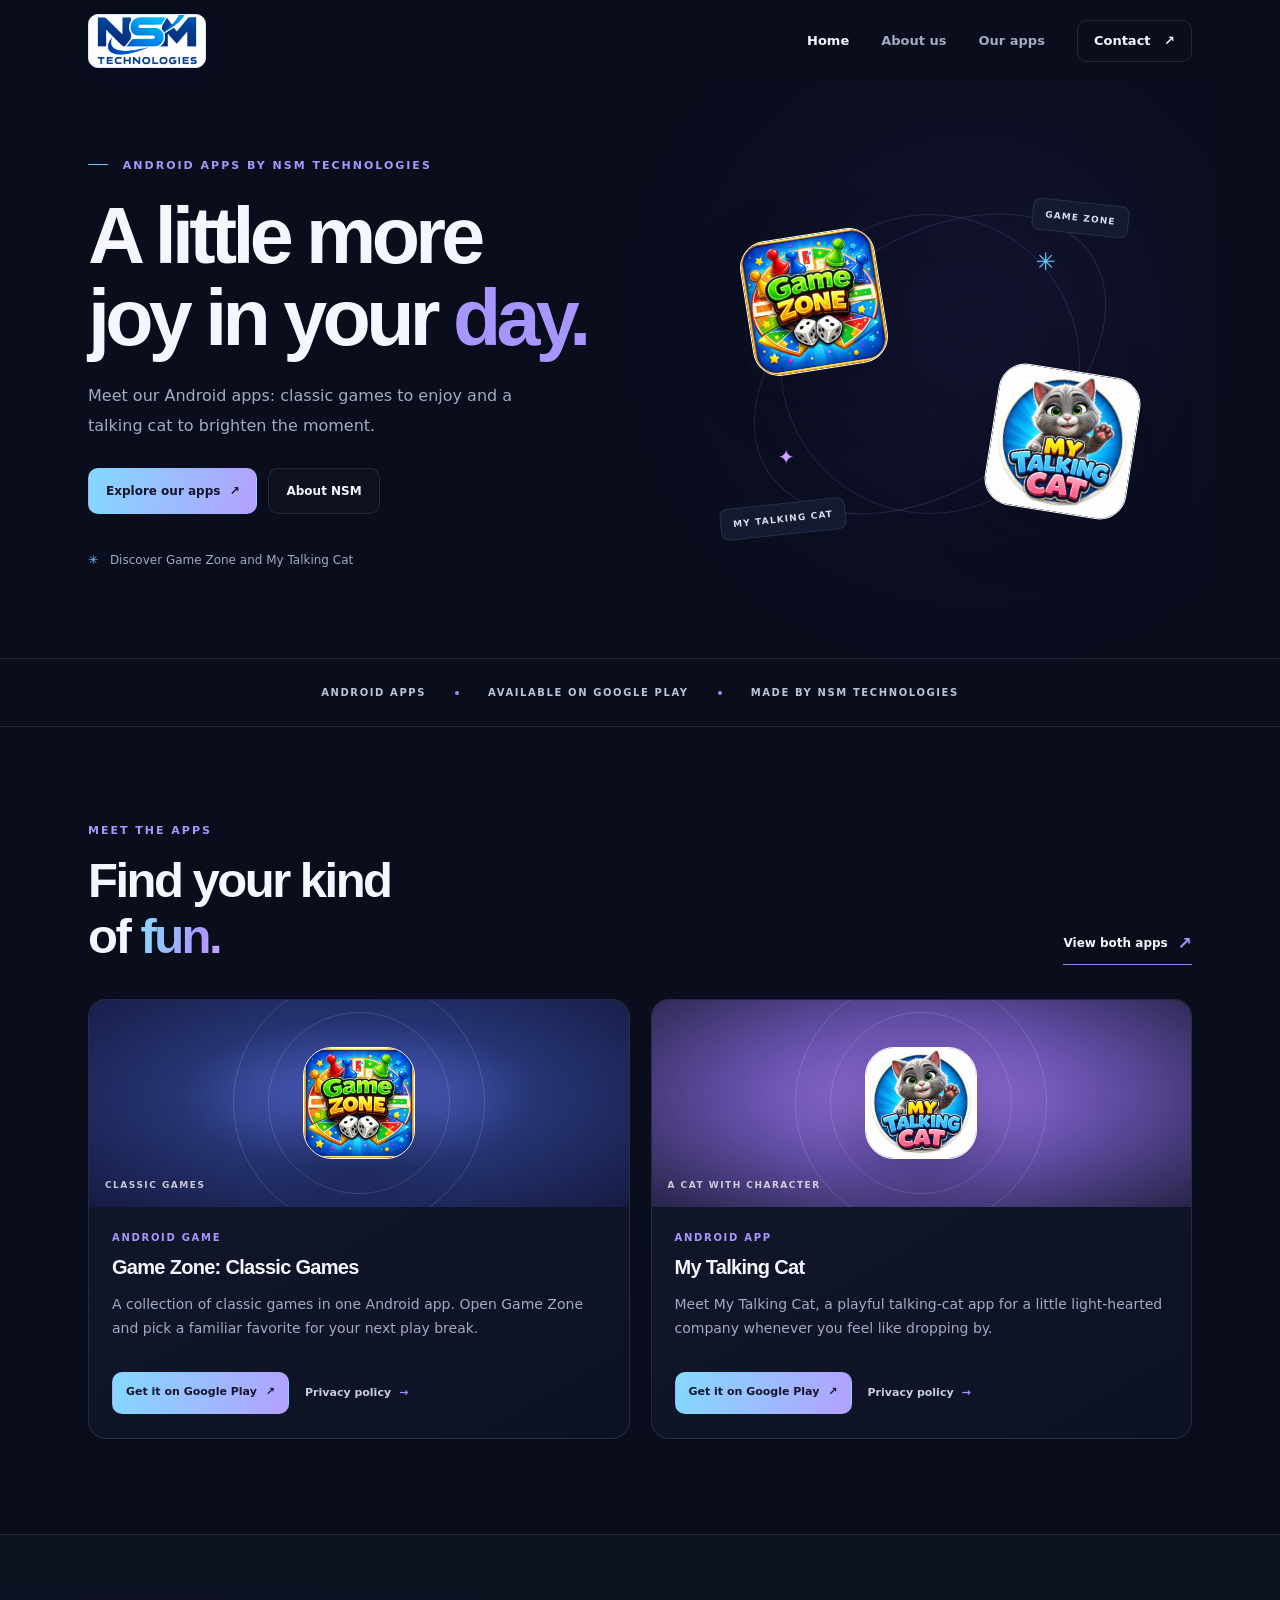
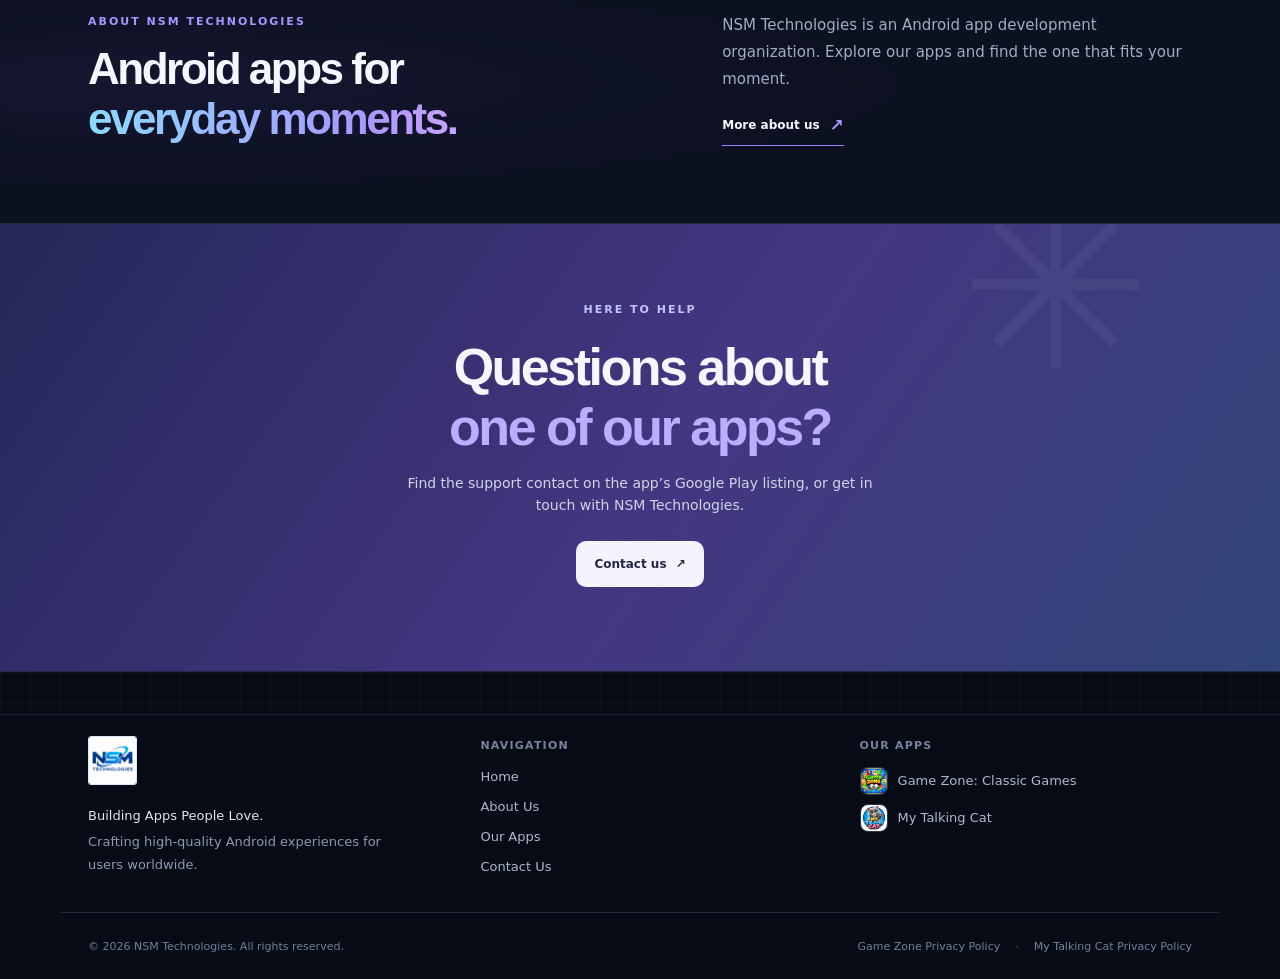
<file: public/index.html>
<!doctype html>
<html lang="en">
<head>
  <meta charset="utf-8">
  <meta name="viewport" content="width=device-width, initial-scale=1">
  <meta name="theme-color" content="#090d1c">
  <meta name="description" content="Discover Android apps from NSM Technologies: Game Zone: Classic Games and My Talking Cat.">
  <title>NSM Technologies — Android apps made to play</title>
  <link rel="stylesheet" href="styles.css">
  <script src="script.js" defer></script>
</head>
<body>
  <header class="site-header">
    <a class="brand" href="index.html" aria-label="NSM Technologies home">
      <img class="brand-logo" src="images/nsm-technologies-logo.png" alt="">
    </a>
    <button class="menu-toggle" type="button" aria-label="Open navigation" aria-expanded="false" aria-controls="primary-nav"><span></span><span></span><span></span></button>
    <nav class="nav" id="primary-nav" aria-label="Main navigation">
      <a class="active" aria-current="page" href="index.html">Home</a>
      <a href="about.html">About us</a>
      <a href="games.html">Our apps</a>
      <a class="nav-cta" href="contact.html">Contact <span aria-hidden="true">↗</span></a>
    </nav>
  </header>

  <main>
    <section class="hero">
      <div class="hero-glow" aria-hidden="true"></div>
      <div class="hero-content">
        <p class="eyebrow"><span class="eyebrow-line"></span> ANDROID APPS BY NSM TECHNOLOGIES</p>
        <h1>A little more<br>joy in your <span>day.</span></h1>
        <p class="hero-copy">Meet our Android apps: classic games to enjoy and a talking cat to brighten the moment.</p>
        <div class="hero-actions">
          <a class="button button-primary" href="games.html">Explore our apps <span aria-hidden="true">↗</span></a>
          <a class="button button-ghost" href="about.html">About NSM</a>
        </div>
        <div class="hero-note"><span aria-hidden="true">✳</span> Discover Game Zone and My Talking Cat</div>
      </div>
      <div class="hero-art" aria-label="Illustration of the Game Zone and My Talking Cat app icons">
        <div class="art-orbit orbit-one" aria-hidden="true"></div>
        <div class="art-orbit orbit-two" aria-hidden="true"></div>
        <img class="app-icon icon-game icon-hero" src="images/game-zone-classic-games.png" alt="Game Zone: Classic Games app icon">
        <img class="app-icon icon-cat icon-hero-cat" src="images/my-talking-cat.png" alt="My Talking Cat app icon">
        <div class="art-chip chip-top">GAME ZONE</div>
        <div class="art-chip chip-bottom">MY TALKING CAT</div>
        <span class="art-spark spark-a" aria-hidden="true">✳</span>
        <span class="art-spark spark-b" aria-hidden="true">✦</span>
      </div>
    </section>

    <section class="trust-strip" aria-label="About our apps">
      <span>ANDROID APPS</span><i aria-hidden="true"></i><span>AVAILABLE ON GOOGLE PLAY</span><i aria-hidden="true"></i><span>MADE BY NSM TECHNOLOGIES</span>
    </section>

    <section class="section apps-section" id="apps">
      <div class="section-heading">
        <div><p class="eyebrow">MEET THE APPS</p><h2>Find your kind<br>of <span class="text-gradient">fun.</span></h2></div>
        <a class="text-link desktop-link" href="games.html">View both apps <span aria-hidden="true">↗</span></a>
      </div>
      <div class="app-grid">
        <article class="app-card">
          <div class="app-visual visual-game">
            <img class="app-icon icon-game" src="images/game-zone-classic-games.png" alt="Game Zone: Classic Games app icon">
            <span class="visual-caption">CLASSIC GAMES</span>
          </div>
          <div class="app-content">
            <p class="app-category">ANDROID GAME</p>
            <h3>Game Zone: Classic Games</h3>
            <p>A collection of classic games in one Android app. Open Game Zone and pick a familiar favorite for your next play break.</p>
            <div class="app-actions">
              <a class="button button-primary" href="https://play.google.com/store/apps/details?id=com.ludo.ludofun" target="_blank" rel="noopener noreferrer">Get it on Google Play <span aria-hidden="true">↗</span></a>
              <a class="policy-link" href="privacy-game-zone.html">Privacy policy <span aria-hidden="true">→</span></a>
            </div>
          </div>
        </article>
        <article class="app-card">
          <div class="app-visual visual-cat">
            <img class="app-icon icon-cat" src="images/my-talking-cat.png" alt="My Talking Cat app icon">
            <span class="visual-caption">A CAT WITH CHARACTER</span>
          </div>
          <div class="app-content">
            <p class="app-category">ANDROID APP</p>
            <h3>My Talking Cat</h3>
            <p>Meet My Talking Cat, a playful talking-cat app for a little light-hearted company whenever you feel like dropping by.</p>
            <div class="app-actions">
              <a class="button button-primary" href="https://play.google.com/store/apps/details?id=com.mytalkingcat" target="_blank" rel="noopener noreferrer">Get it on Google Play <span aria-hidden="true">↗</span></a>
              <a class="policy-link" href="privacy-my-talking-cat.html">Privacy policy <span aria-hidden="true">→</span></a>
            </div>
          </div>
        </article>
      </div>
    </section>

    <section class="about-band">
      <div class="about-band-inner">
        <div><p class="eyebrow">ABOUT NSM TECHNOLOGIES</p><h2>Android apps for<br><span class="text-gradient">everyday moments.</span></h2></div>
        <div class="about-band-copy"><p>NSM Technologies is an Android app development organization. Explore our apps and find the one that fits your moment.</p><a class="text-link" href="about.html">More about us <span aria-hidden="true">↗</span></a></div>
      </div>
    </section>

    <section class="contact-cta">
      <div class="cta-orb" aria-hidden="true">✳</div>
      <p class="eyebrow">HERE TO HELP</p>
      <h2>Questions about<br><span>one of our apps?</span></h2>
      <p>Find the support contact on the app’s Google Play listing, or get in touch with NSM Technologies.</p>
      <a class="button button-light" href="contact.html">Contact us <span aria-hidden="true">↗</span></a>
    </section>
  </main>

  <footer class="footer">
    <div class="footer-main">
      <div class="footer-about"><a class="footer-logo-link" href="index.html" aria-label="NSM Technologies home"><img class="footer-logo" src="images/nsm-technologies-logo.png" alt="NSM Technologies"></a><p class="footer-tagline">Building Apps People Love.</p><p class="footer-description">Crafting high-quality Android experiences for users worldwide.</p></div>
      <nav class="footer-nav" aria-label="Footer navigation"><h2>Navigation</h2><a href="index.html">Home</a><a href="about.html">About Us</a><a href="games.html">Our Apps</a><a href="contact.html">Contact Us</a></nav>
      <div class="footer-apps"><h2>Our Apps</h2><a href="https://play.google.com/store/apps/details?id=com.ludo.ludofun" target="_blank" rel="noopener noreferrer"><img src="images/game-zone-classic-games.png" alt=""><span>Game Zone: Classic Games</span></a><a href="https://play.google.com/store/apps/details?id=com.mytalkingcat" target="_blank" rel="noopener noreferrer"><img src="images/my-talking-cat.png" alt=""><span>My Talking Cat</span></a></div>
    </div>
    <div class="footer-bottom"><small>© <span data-year></span> NSM Technologies. All rights reserved.</small><nav aria-label="App privacy policies"><a href="privacy-game-zone.html">Game Zone Privacy Policy</a><i aria-hidden="true">·</i><a href="privacy-my-talking-cat.html">My Talking Cat Privacy Policy</a></nav></div>
  </footer>
</body>
</html>
</file>
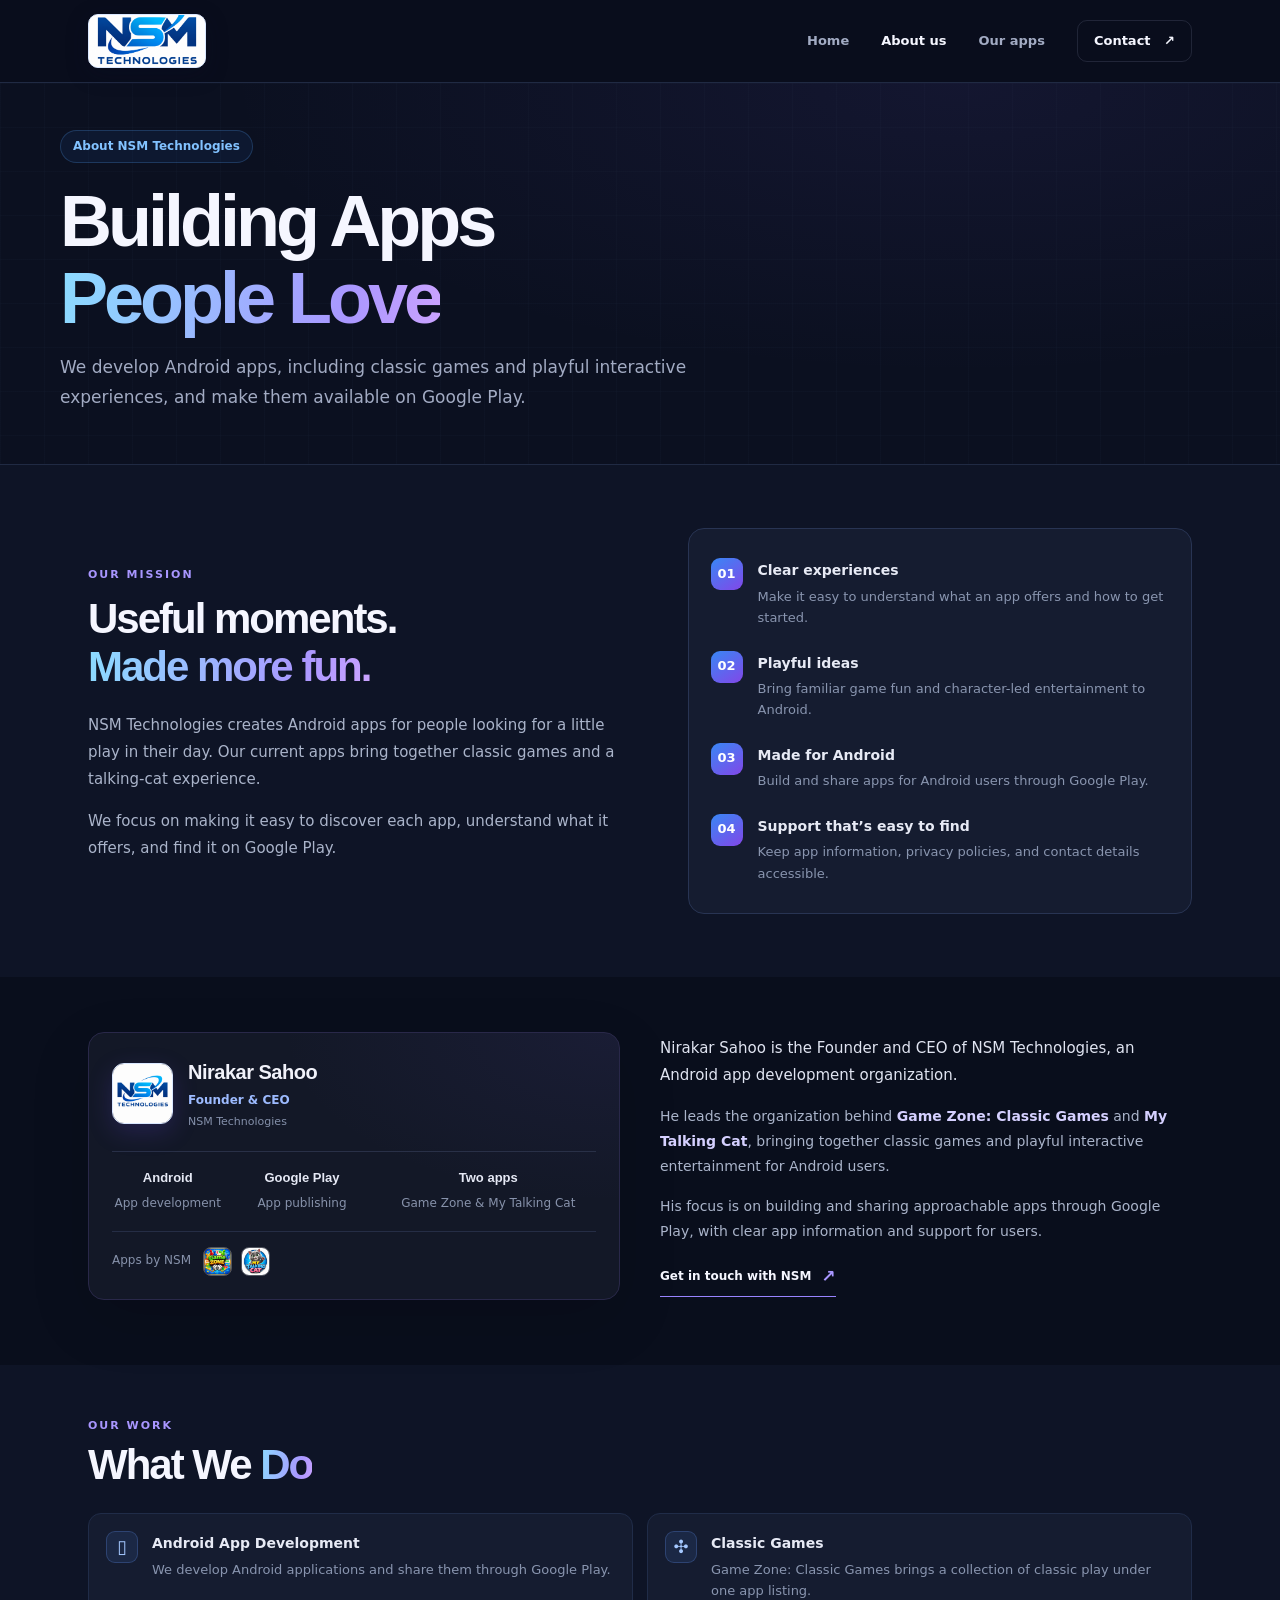
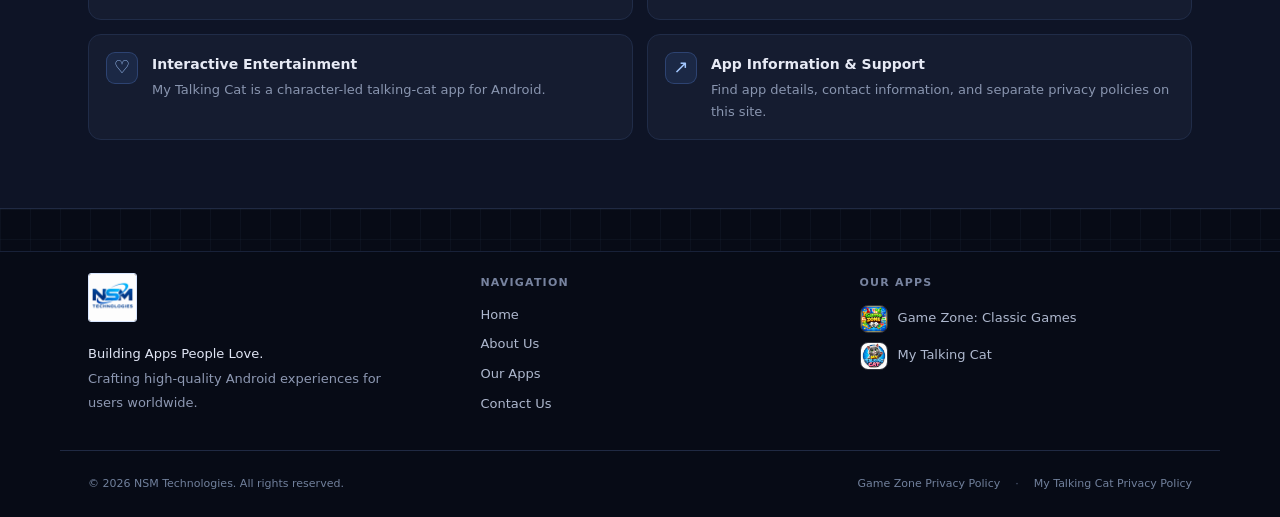
<file: public/about.html>
<!doctype html>
<html lang="en">
<head>
  <meta charset="utf-8"><meta name="viewport" content="width=device-width, initial-scale=1">
  <meta name="theme-color" content="#090d1c"><meta name="description" content="Learn about NSM Technologies and explore its Android apps, Game Zone: Classic Games and My Talking Cat.">
  <title>About us — NSM Technologies</title>
  <link rel="stylesheet" href="styles.css"><script src="script.js" defer></script>
</head>
<body>
  <header class="site-header">
    <a class="brand" href="index.html" aria-label="NSM Technologies home"><img class="brand-logo" src="images/nsm-technologies-logo.png" alt=""></a>
    <button class="menu-toggle" type="button" aria-label="Open navigation" aria-expanded="false" aria-controls="primary-nav"><span></span><span></span><span></span></button>
    <nav class="nav" id="primary-nav" aria-label="Main navigation"><a href="index.html">Home</a><a class="active" aria-current="page" href="about.html">About us</a><a href="games.html">Our apps</a><a class="nav-cta" href="contact.html">Contact <span aria-hidden="true">↗</span></a></nav>
  </header>
  <main>
    <section class="about-hero">
      <div class="about-hero-inner">
        <span class="about-kicker">About NSM Technologies</span>
        <h1>Building Apps<br><span class="text-gradient">People Love</span></h1>
        <p>We develop Android apps, including classic games and playful interactive experiences, and make them available on Google Play.</p>
      </div>
    </section>
    <section class="about-mission">
      <div class="about-mission-inner">
        <div class="mission-copy">
          <p class="eyebrow">OUR MISSION</p>
          <h2>Useful moments.<br><span class="text-gradient">Made more fun.</span></h2>
          <p>NSM Technologies creates Android apps for people looking for a little play in their day. Our current apps bring together classic games and a talking-cat experience.</p>
          <p>We focus on making it easy to discover each app, understand what it offers, and find it on Google Play.</p>
        </div>
        <div class="mission-principles">
          <article><span>01</span><div><h3>Clear experiences</h3><p>Make it easy to understand what an app offers and how to get started.</p></div></article>
          <article><span>02</span><div><h3>Playful ideas</h3><p>Bring familiar game fun and character-led entertainment to Android.</p></div></article>
          <article><span>03</span><div><h3>Made for Android</h3><p>Build and share apps for Android users through Google Play.</p></div></article>
          <article><span>04</span><div><h3>Support that’s easy to find</h3><p>Keep app information, privacy policies, and contact details accessible.</p></div></article>
        </div>
      </div>
    </section>
    <section class="founder-section">
      <div class="founder-inner">
        <div class="founder-layout">
          <article class="founder-card">
            <div class="founder-identity">
              <img class="founder-avatar-logo" src="images/nsm-technologies-logo.png" alt="NSM Technologies logo">
              <div><h2>Nirakar Sahoo</h2><p>Founder &amp; CEO</p><span class="founder-company">NSM Technologies</span></div>
            </div>
            <div class="founder-divider"></div>
            <div class="founder-highlights">
              <div><strong>Android</strong><span>App development</span></div>
              <div><strong>Google Play</strong><span>App publishing</span></div>
              <div><strong>Two apps</strong><span>Game Zone &amp; My Talking Cat</span></div>
            </div>
            <div class="founder-apps"><span>Apps by NSM</span><a href="https://play.google.com/store/apps/details?id=com.ludo.ludofun" target="_blank" rel="noopener noreferrer" aria-label="Game Zone: Classic Games on Google Play"><img src="images/game-zone-classic-games.png" alt="Game Zone: Classic Games"></a><a href="https://play.google.com/store/apps/details?id=com.mytalkingcat" target="_blank" rel="noopener noreferrer" aria-label="My Talking Cat on Google Play"><img src="images/my-talking-cat.png" alt="My Talking Cat"></a></div>
          </article>
          <div class="founder-bio">
            <p>Nirakar Sahoo is the Founder and CEO of NSM Technologies, an Android app development organization.</p>
            <p>He leads the organization behind <strong>Game Zone: Classic Games</strong> and <strong>My Talking Cat</strong>, bringing together classic games and playful interactive entertainment for Android users.</p>
            <p>His focus is on building and sharing approachable apps through Google Play, with clear app information and support for users.</p>
            <a class="text-link" href="contact.html">Get in touch with NSM <span aria-hidden="true">↗</span></a>
          </div>
        </div>
      </div>
    </section>
    <section class="about-services">
      <div class="about-services-inner">
        <p class="eyebrow">OUR WORK</p>
        <h2>What We <span class="text-gradient">Do</span></h2>
        <div class="service-grid">
          <article><span class="service-icon" aria-hidden="true">▯</span><div><h3>Android App Development</h3><p>We develop Android applications and share them through Google Play.</p></div></article>
          <article><span class="service-icon" aria-hidden="true">✣</span><div><h3>Classic Games</h3><p>Game Zone: Classic Games brings a collection of classic play under one app listing.</p></div></article>
          <article><span class="service-icon" aria-hidden="true">♡</span><div><h3>Interactive Entertainment</h3><p>My Talking Cat is a character-led talking-cat app for Android.</p></div></article>
          <article><span class="service-icon" aria-hidden="true">↗</span><div><h3>App Information & Support</h3><p>Find app details, contact information, and separate privacy policies on this site.</p></div></article>
        </div>
      </div>
    </section>
  </main>
  <footer class="footer">
    <div class="footer-main">
      <div class="footer-about"><a class="footer-logo-link" href="index.html" aria-label="NSM Technologies home"><img class="footer-logo" src="images/nsm-technologies-logo.png" alt="NSM Technologies"></a><p class="footer-tagline">Building Apps People Love.</p><p class="footer-description">Crafting high-quality Android experiences for users worldwide.</p></div>
      <nav class="footer-nav" aria-label="Footer navigation"><h2>Navigation</h2><a href="index.html">Home</a><a href="about.html">About Us</a><a href="games.html">Our Apps</a><a href="contact.html">Contact Us</a></nav>
      <div class="footer-apps"><h2>Our Apps</h2><a href="https://play.google.com/store/apps/details?id=com.ludo.ludofun" target="_blank" rel="noopener noreferrer"><img src="images/game-zone-classic-games.png" alt=""><span>Game Zone: Classic Games</span></a><a href="https://play.google.com/store/apps/details?id=com.mytalkingcat" target="_blank" rel="noopener noreferrer"><img src="images/my-talking-cat.png" alt=""><span>My Talking Cat</span></a></div>
    </div>
    <div class="footer-bottom"><small>© <span data-year></span> NSM Technologies. All rights reserved.</small><nav aria-label="App privacy policies"><a href="privacy-game-zone.html">Game Zone Privacy Policy</a><i aria-hidden="true">·</i><a href="privacy-my-talking-cat.html">My Talking Cat Privacy Policy</a></nav></div>
  </footer>
</body>
</html>
</file>
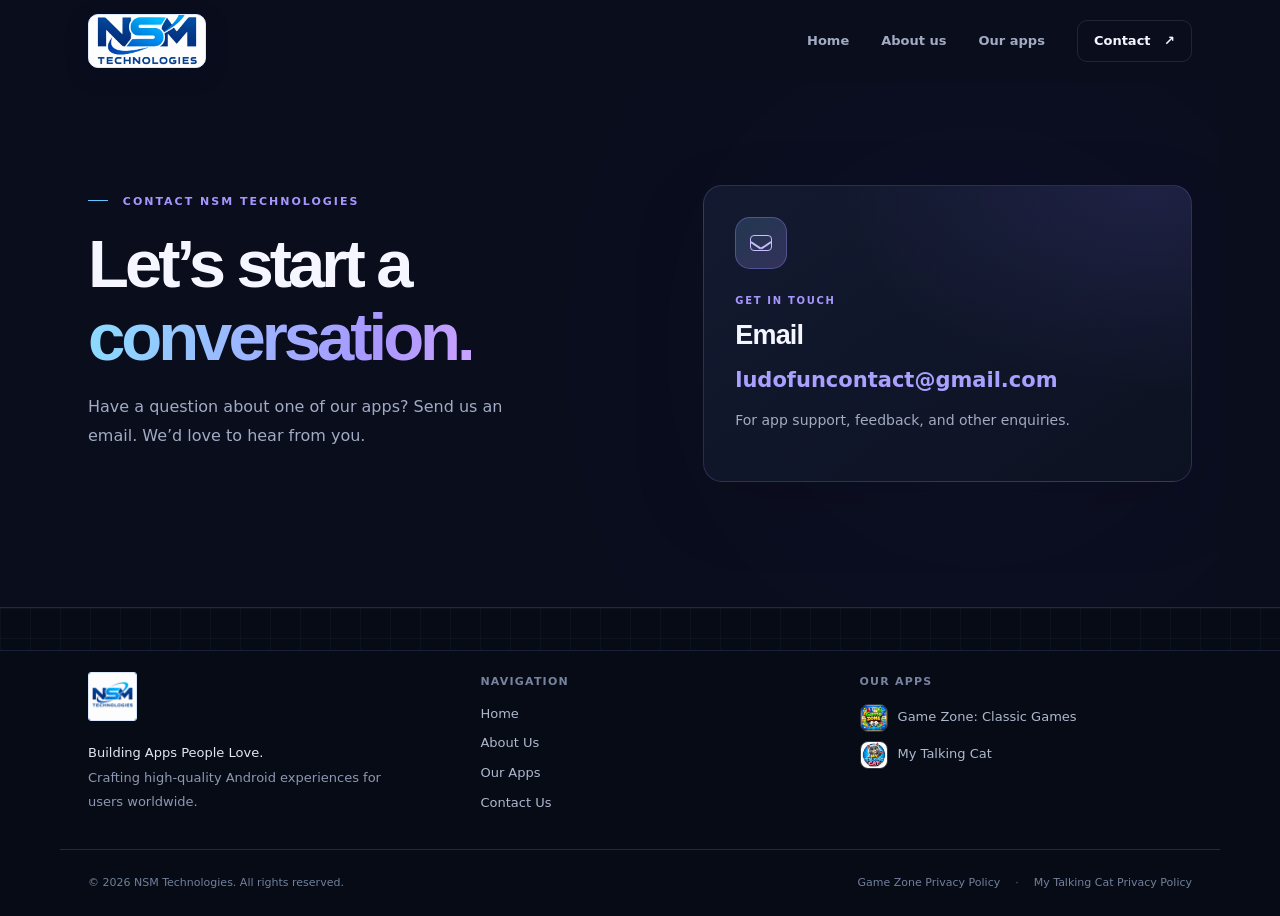
<file: public/contact.html>
<!doctype html>
<html lang="en">
<head>
  <meta charset="utf-8"><meta name="viewport" content="width=device-width, initial-scale=1">
  <meta name="theme-color" content="#090d1c"><meta name="description" content="Contact NSM Technologies at ludofuncontact@gmail.com.">
  <title>Contact — NSM Technologies</title>
  <link rel="stylesheet" href="styles.css"><script src="script.js" defer></script>
</head>
<body>
  <header class="site-header">
    <a class="brand" href="index.html" aria-label="NSM Technologies home"><img class="brand-logo" src="images/nsm-technologies-logo.png" alt=""></a>
    <button class="menu-toggle" type="button" aria-label="Open navigation" aria-expanded="false" aria-controls="primary-nav"><span></span><span></span><span></span></button>
    <nav class="nav" id="primary-nav" aria-label="Main navigation"><a href="index.html">Home</a><a href="about.html">About us</a><a href="games.html">Our apps</a><a class="active nav-cta" aria-current="page" href="contact.html">Contact <span aria-hidden="true">↗</span></a></nav>
  </header>
  <main>
    <section class="contact-page">
      <div class="contact-page-glow" aria-hidden="true"></div>
      <div class="contact-page-copy">
        <p class="eyebrow"><span class="eyebrow-line"></span> CONTACT NSM TECHNOLOGIES</p>
        <h1>Let’s start a<br><span class="text-gradient">conversation.</span></h1>
        <p>Have a question about one of our apps? Send us an email. We’d love to hear from you.</p>
      </div>
      <div class="contact-email-card">
        <div class="mail-icon" aria-hidden="true"><span></span></div>
        <p class="app-category">GET IN TOUCH</p>
        <h2>Email</h2>
        <a class="email-address" href="mailto:ludofuncontact@gmail.com">ludofuncontact@gmail.com</a>
        <p>For app support, feedback, and other enquiries.</p>
      </div>
    </section>
  </main>
  <footer class="footer">
    <div class="footer-main">
      <div class="footer-about">
        <a class="footer-logo-link" href="index.html" aria-label="NSM Technologies home"><img class="footer-logo" src="images/nsm-technologies-logo.png" alt="NSM Technologies"></a>
        <p class="footer-tagline">Building Apps People Love.</p>
        <p class="footer-description">Crafting high-quality Android experiences for users worldwide.</p>
      </div>
      <nav class="footer-nav" aria-label="Footer navigation">
        <h2>Navigation</h2><a href="index.html">Home</a><a href="about.html">About Us</a><a href="games.html">Our Apps</a><a href="contact.html">Contact Us</a>
      </nav>
      <div class="footer-apps">
        <h2>Our Apps</h2>
        <a href="https://play.google.com/store/apps/details?id=com.ludo.ludofun" target="_blank" rel="noopener noreferrer"><img src="images/game-zone-classic-games.png" alt=""><span>Game Zone: Classic Games</span></a>
        <a href="https://play.google.com/store/apps/details?id=com.mytalkingcat" target="_blank" rel="noopener noreferrer"><img src="images/my-talking-cat.png" alt=""><span>My Talking Cat</span></a>
      </div>
    </div>
    <div class="footer-bottom"><small>© <span data-year></span> NSM Technologies. All rights reserved.</small><nav aria-label="App privacy policies"><a href="privacy-game-zone.html">Game Zone Privacy Policy</a><i aria-hidden="true">·</i><a href="privacy-my-talking-cat.html">My Talking Cat Privacy Policy</a></nav></div>
  </footer>
</body>
</html>
</file>
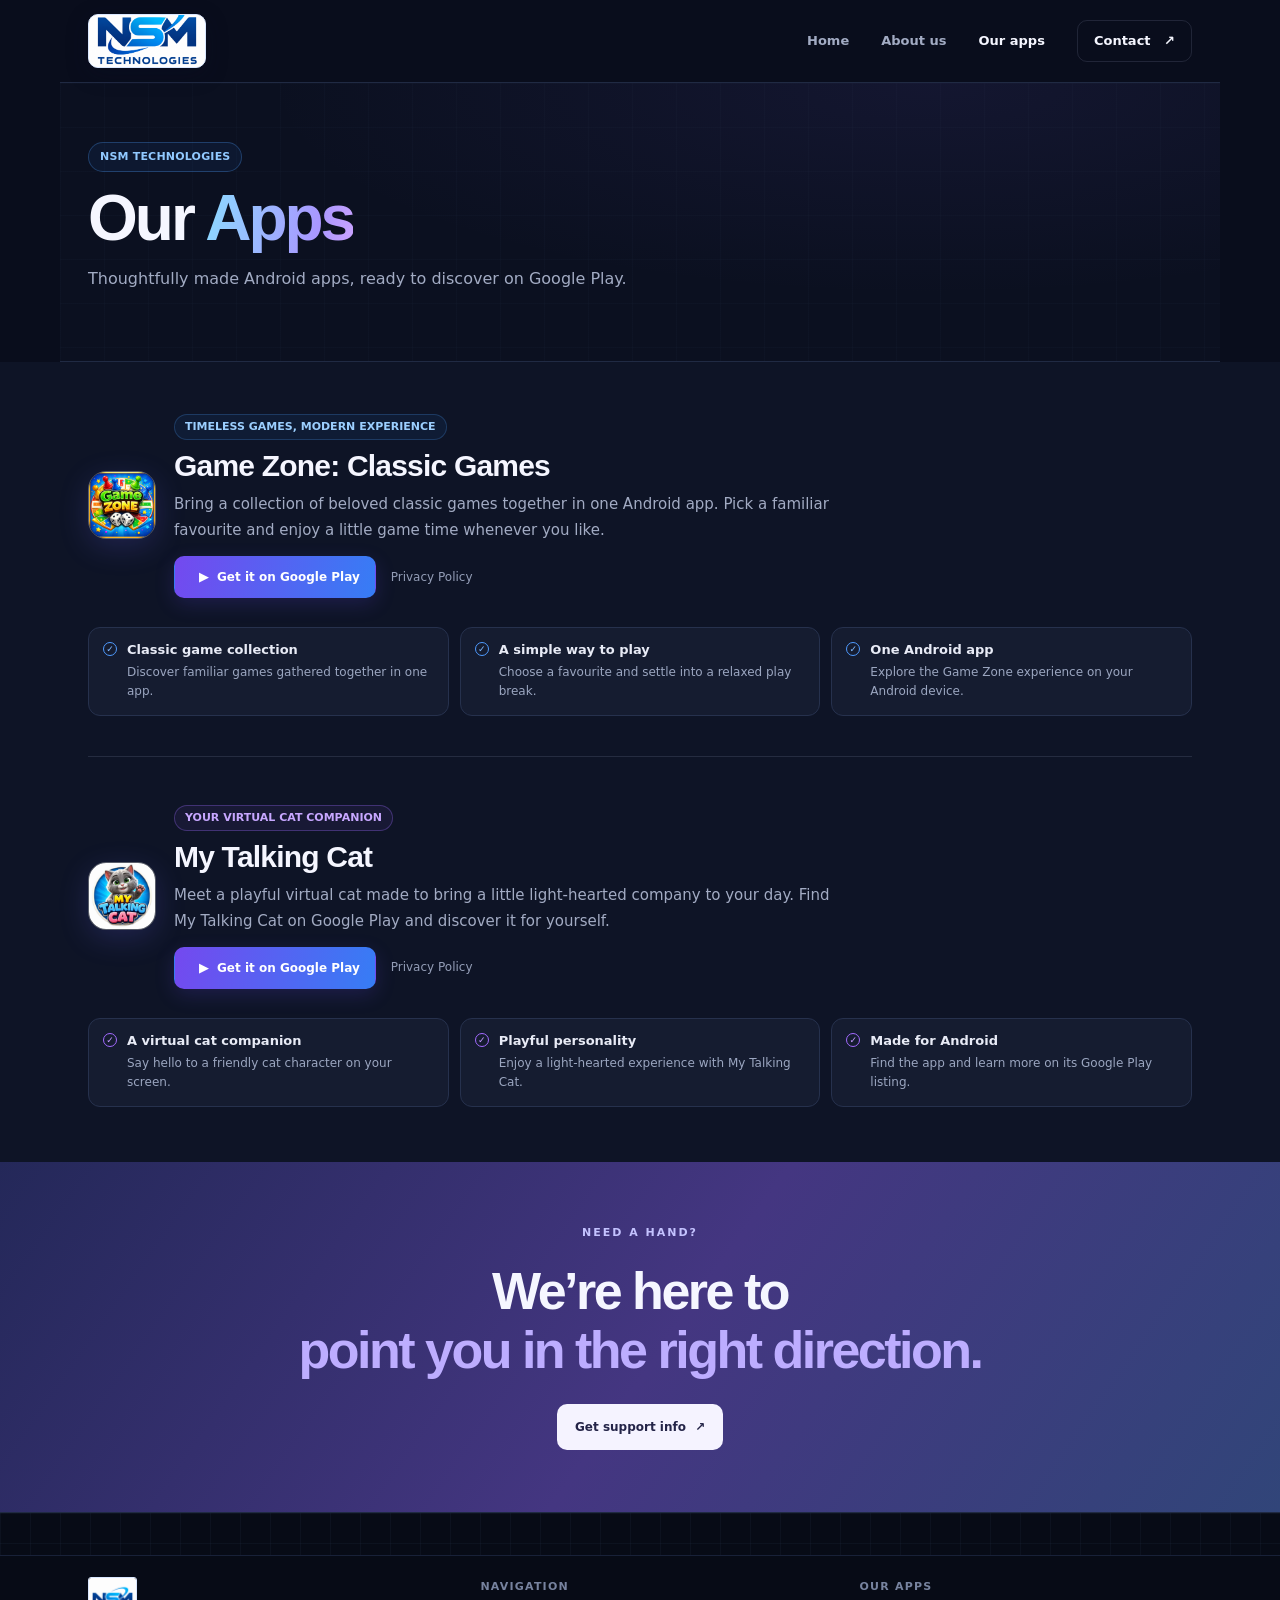
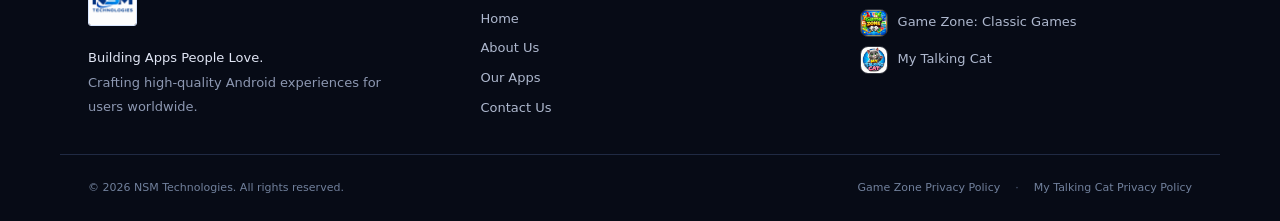
<file: public/games.html>
<!doctype html>
<html lang="en">
<head>
  <meta charset="utf-8"><meta name="viewport" content="width=device-width, initial-scale=1">
  <meta name="theme-color" content="#090d1c"><meta name="description" content="Explore Game Zone: Classic Games and My Talking Cat by NSM Technologies on Google Play.">
  <title>Our apps — NSM Technologies</title>
  <link rel="stylesheet" href="styles.css"><script src="script.js" defer></script>
</head>
<body>
  <header class="site-header">
    <a class="brand" href="index.html" aria-label="NSM Technologies home"><img class="brand-logo" src="images/nsm-technologies-logo.png" alt=""></a>
    <button class="menu-toggle" type="button" aria-label="Open navigation" aria-expanded="false" aria-controls="primary-nav"><span></span><span></span><span></span></button>
    <nav class="nav" id="primary-nav" aria-label="Main navigation"><a href="index.html">Home</a><a href="about.html">About us</a><a class="active" aria-current="page" href="games.html">Our apps</a><a class="nav-cta" href="contact.html">Contact <span aria-hidden="true">↗</span></a></nav>
  </header>
  <main>
    <section class="page-hero apps-hero">
      <p class="eyebrow">NSM TECHNOLOGIES</p>
      <h1>Our <span class="text-gradient">Apps</span></h1>
      <p>Thoughtfully made Android apps, ready to discover on Google Play.</p>
    </section>
    <section class="apps-showcase" aria-label="NSM Technologies Android apps">
      <div class="apps-showcase-inner">
        <article class="app-showcase app-showcase-game">
          <div class="showcase-intro">
            <img class="showcase-icon" src="images/game-zone-classic-games.png" alt="Game Zone: Classic Games app icon">
            <div class="showcase-copy">
              <span class="showcase-label">TIMELESS GAMES, MODERN EXPERIENCE</span>
              <h2>Game Zone: Classic Games</h2>
              <p>Bring a collection of beloved classic games together in one Android app. Pick a familiar favourite and enjoy a little game time whenever you like.</p>
              <div class="showcase-actions">
                <a class="button button-primary showcase-play" href="https://play.google.com/store/apps/details?id=com.ludo.ludofun" target="_blank" rel="noopener noreferrer"><span class="play-mark" aria-hidden="true">▶</span> Get it on Google Play</a>
                <a class="showcase-policy" href="privacy-game-zone.html">Privacy Policy</a>
              </div>
            </div>
          </div>
          <ul class="showcase-features" aria-label="Game Zone highlights">
            <li><span aria-hidden="true">✓</span><div><strong>Classic game collection</strong><p>Discover familiar games gathered together in one app.</p></div></li>
            <li><span aria-hidden="true">✓</span><div><strong>A simple way to play</strong><p>Choose a favourite and settle into a relaxed play break.</p></div></li>
            <li><span aria-hidden="true">✓</span><div><strong>One Android app</strong><p>Explore the Game Zone experience on your Android device.</p></div></li>
          </ul>
        </article>
        <article class="app-showcase app-showcase-cat">
          <div class="showcase-intro">
            <img class="showcase-icon" src="images/my-talking-cat.png" alt="My Talking Cat app icon">
            <div class="showcase-copy">
              <span class="showcase-label">YOUR VIRTUAL CAT COMPANION</span>
              <h2>My Talking Cat</h2>
              <p>Meet a playful virtual cat made to bring a little light-hearted company to your day. Find My Talking Cat on Google Play and discover it for yourself.</p>
              <div class="showcase-actions">
                <a class="button button-primary showcase-play" href="https://play.google.com/store/apps/details?id=com.mytalkingcat" target="_blank" rel="noopener noreferrer"><span class="play-mark" aria-hidden="true">▶</span> Get it on Google Play</a>
                <a class="showcase-policy" href="privacy-my-talking-cat.html">Privacy Policy</a>
              </div>
            </div>
          </div>
          <ul class="showcase-features" aria-label="My Talking Cat highlights">
            <li><span aria-hidden="true">✓</span><div><strong>A virtual cat companion</strong><p>Say hello to a friendly cat character on your screen.</p></div></li>
            <li><span aria-hidden="true">✓</span><div><strong>Playful personality</strong><p>Enjoy a light-hearted experience with My Talking Cat.</p></div></li>
            <li><span aria-hidden="true">✓</span><div><strong>Made for Android</strong><p>Find the app and learn more on its Google Play listing.</p></div></li>
          </ul>
        </article>
      </div>
    </section>
    <section class="contact-cta compact-cta">
      <p class="eyebrow">NEED A HAND?</p><h2>We’re here to<br><span>point you in the right direction.</span></h2>
      <a class="button button-light" href="contact.html">Get support info <span aria-hidden="true">↗</span></a>
    </section>
  </main>
  <footer class="footer">
    <div class="footer-main">
      <div class="footer-about"><a class="footer-logo-link" href="index.html" aria-label="NSM Technologies home"><img class="footer-logo" src="images/nsm-technologies-logo.png" alt="NSM Technologies"></a><p class="footer-tagline">Building Apps People Love.</p><p class="footer-description">Crafting high-quality Android experiences for users worldwide.</p></div>
      <nav class="footer-nav" aria-label="Footer navigation"><h2>Navigation</h2><a href="index.html">Home</a><a href="about.html">About Us</a><a href="games.html">Our Apps</a><a href="contact.html">Contact Us</a></nav>
      <div class="footer-apps"><h2>Our Apps</h2><a href="https://play.google.com/store/apps/details?id=com.ludo.ludofun" target="_blank" rel="noopener noreferrer"><img src="images/game-zone-classic-games.png" alt=""><span>Game Zone: Classic Games</span></a><a href="https://play.google.com/store/apps/details?id=com.mytalkingcat" target="_blank" rel="noopener noreferrer"><img src="images/my-talking-cat.png" alt=""><span>My Talking Cat</span></a></div>
    </div>
    <div class="footer-bottom"><small>© <span data-year></span> NSM Technologies. All rights reserved.</small><nav aria-label="App privacy policies"><a href="privacy-game-zone.html">Game Zone Privacy Policy</a><i aria-hidden="true">·</i><a href="privacy-my-talking-cat.html">My Talking Cat Privacy Policy</a></nav></div>
  </footer>
</body>
</html>
</file>
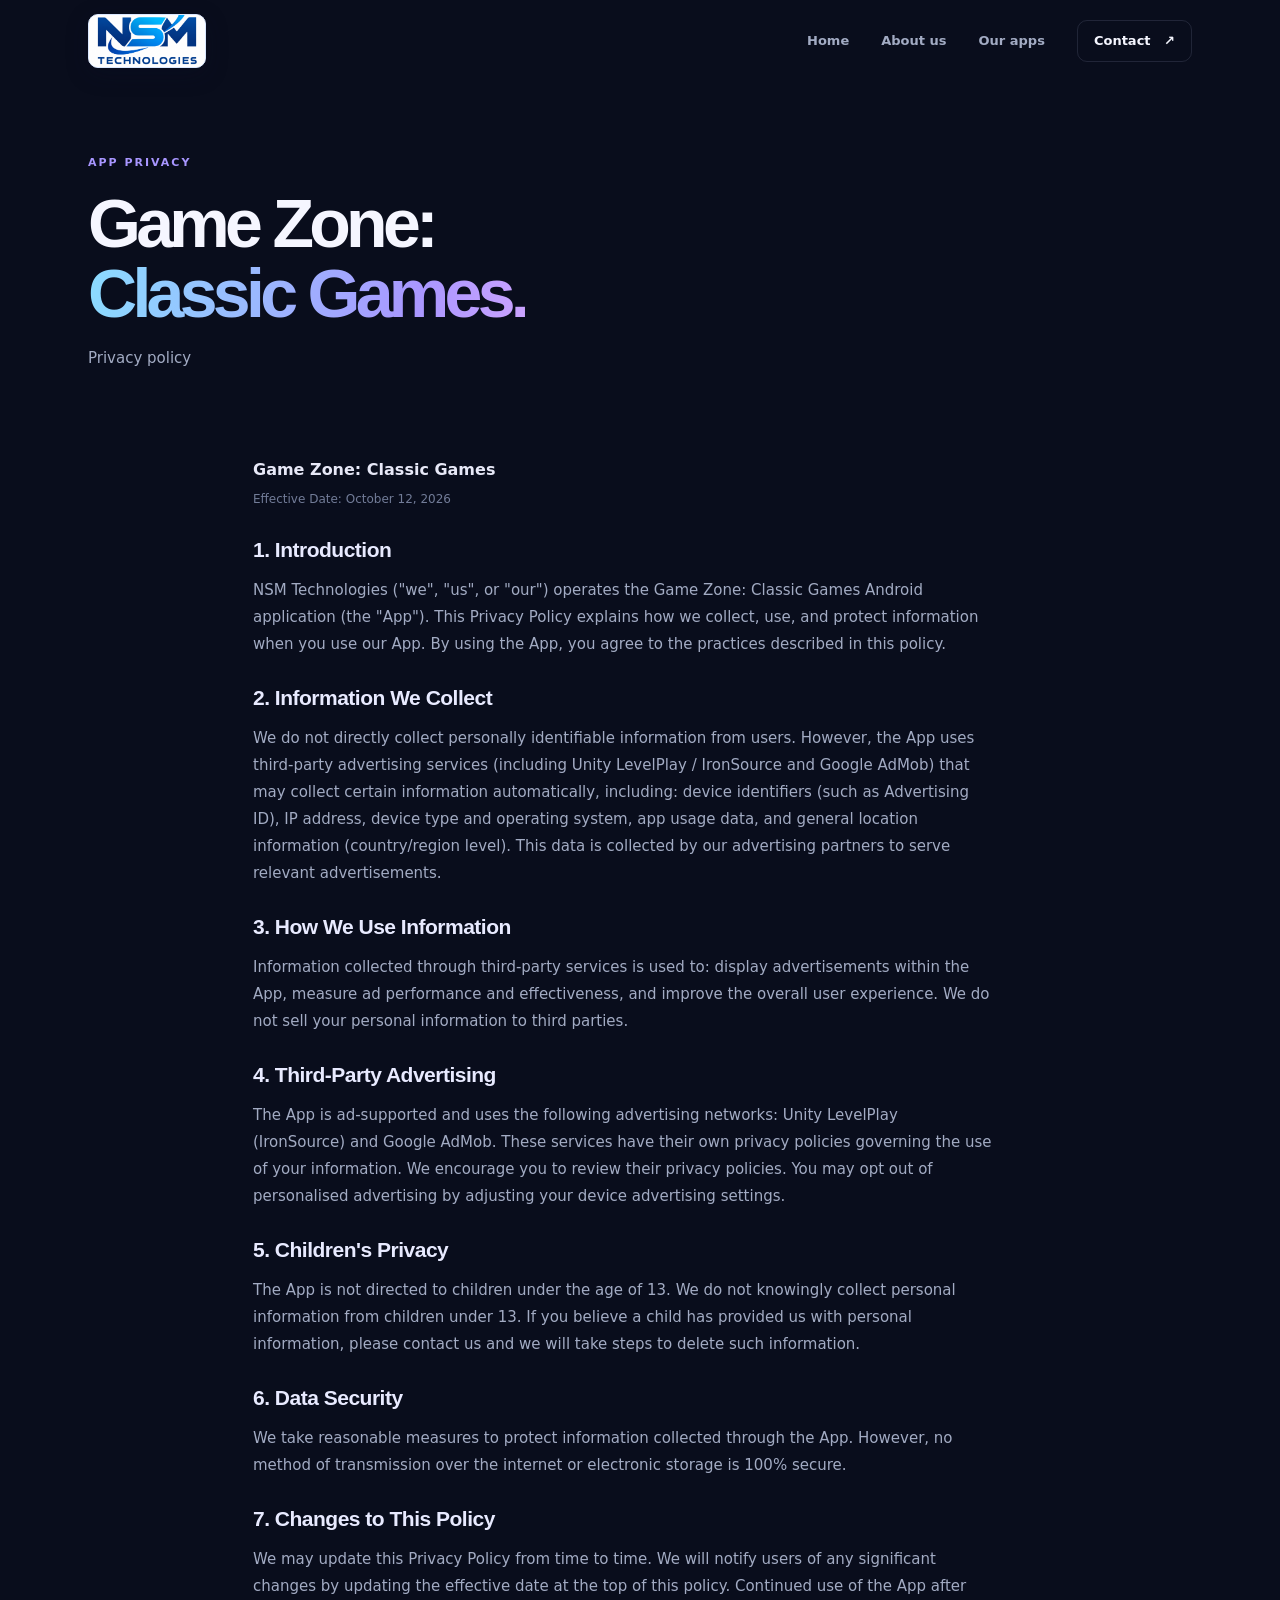
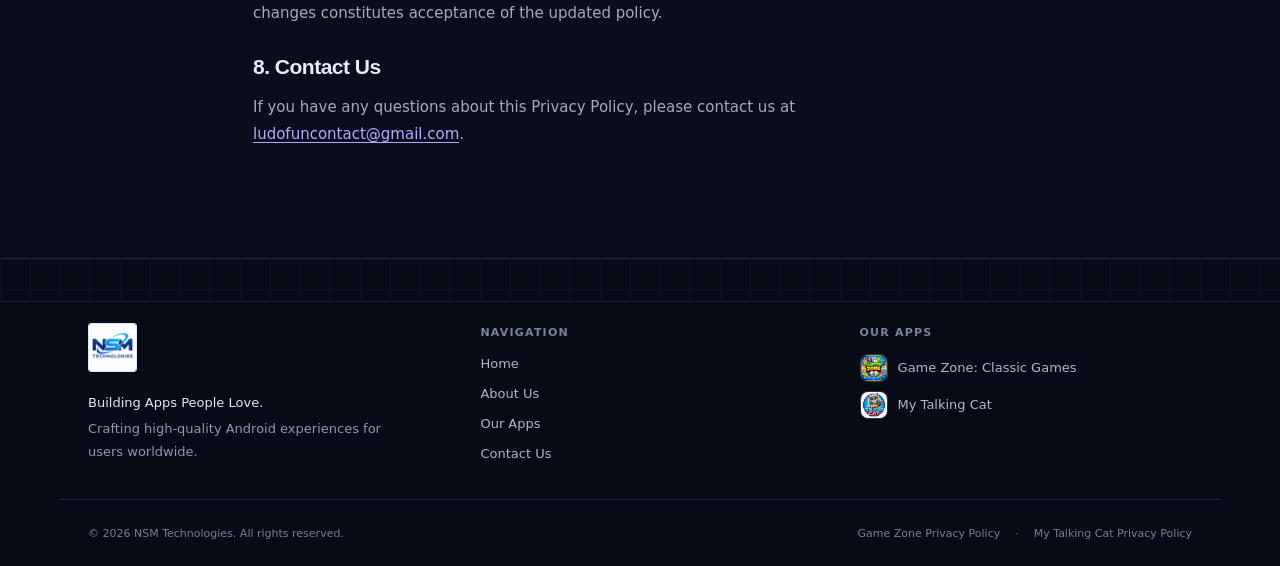
<file: public/privacy-game-zone.html>
<!doctype html>
<html lang="en">
<head>
  <meta charset="utf-8"><meta name="viewport" content="width=device-width, initial-scale=1">
  <meta name="theme-color" content="#090d1c"><meta name="description" content="Privacy Policy for Game Zone: Classic Games by NSM Technologies.">
  <title>Game Zone privacy policy — NSM Technologies</title>
  <link rel="stylesheet" href="styles.css"><script src="script.js" defer></script>
</head>
<body>
  <header class="site-header">
    <a class="brand" href="index.html" aria-label="NSM Technologies home"><img class="brand-logo" src="images/nsm-technologies-logo.png" alt=""></a>
    <button class="menu-toggle" type="button" aria-label="Open navigation" aria-expanded="false" aria-controls="primary-nav"><span></span><span></span><span></span></button>
    <nav class="nav" id="primary-nav" aria-label="Main navigation"><a href="index.html">Home</a><a href="about.html">About us</a><a href="games.html">Our apps</a><a class="nav-cta" href="contact.html">Contact <span aria-hidden="true">↗</span></a></nav>
  </header>
  <main>
    <section class="page-hero policy-hero"><p class="eyebrow">APP PRIVACY</p><h1>Game Zone:<br><span class="text-gradient">Classic Games.</span></h1><p>Privacy policy</p></section>
    <section class="section policy-copy">
      <p class="policy-app-name">Game Zone: Classic Games</p>
      <p class="policy-date">Effective Date: October 12, 2026</p>
      <h2>1. Introduction</h2>
      <p>NSM Technologies ("we", "us", or "our") operates the Game Zone: Classic Games Android application (the "App"). This Privacy Policy explains how we collect, use, and protect information when you use our App. By using the App, you agree to the practices described in this policy.</p>
      <h2>2. Information We Collect</h2>
      <p>We do not directly collect personally identifiable information from users. However, the App uses third-party advertising services (including Unity LevelPlay / IronSource and Google AdMob) that may collect certain information automatically, including: device identifiers (such as Advertising ID), IP address, device type and operating system, app usage data, and general location information (country/region level). This data is collected by our advertising partners to serve relevant advertisements.</p>
      <h2>3. How We Use Information</h2>
      <p>Information collected through third-party services is used to: display advertisements within the App, measure ad performance and effectiveness, and improve the overall user experience. We do not sell your personal information to third parties.</p>
      <h2>4. Third-Party Advertising</h2>
      <p>The App is ad-supported and uses the following advertising networks: Unity LevelPlay (IronSource) and Google AdMob. These services have their own privacy policies governing the use of your information. We encourage you to review their privacy policies. You may opt out of personalised advertising by adjusting your device advertising settings.</p>
      <h2>5. Children's Privacy</h2>
      <p>The App is not directed to children under the age of 13. We do not knowingly collect personal information from children under 13. If you believe a child has provided us with personal information, please contact us and we will take steps to delete such information.</p>
      <h2>6. Data Security</h2>
      <p>We take reasonable measures to protect information collected through the App. However, no method of transmission over the internet or electronic storage is 100% secure.</p>
      <h2>7. Changes to This Policy</h2>
      <p>We may update this Privacy Policy from time to time. We will notify users of any significant changes by updating the effective date at the top of this policy. Continued use of the App after changes constitutes acceptance of the updated policy.</p>
      <h2>8. Contact Us</h2>
      <p>If you have any questions about this Privacy Policy, please contact us at <a href="mailto:ludofuncontact@gmail.com">ludofuncontact@gmail.com</a>.</p>
    </section>
  </main>
  <footer class="footer">
    <div class="footer-main">
      <div class="footer-about">
        <a class="footer-logo-link" href="index.html" aria-label="NSM Technologies home"><img class="footer-logo" src="images/nsm-technologies-logo.png" alt="NSM Technologies"></a>
        <p class="footer-tagline">Building Apps People Love.</p><p class="footer-description">Crafting high-quality Android experiences for users worldwide.</p>
      </div>
      <nav class="footer-nav" aria-label="Footer navigation"><h2>Navigation</h2><a href="index.html">Home</a><a href="about.html">About Us</a><a href="games.html">Our Apps</a><a href="contact.html">Contact Us</a></nav>
      <div class="footer-apps"><h2>Our Apps</h2><a href="https://play.google.com/store/apps/details?id=com.ludo.ludofun" target="_blank" rel="noopener noreferrer"><img src="images/game-zone-classic-games.png" alt=""><span>Game Zone: Classic Games</span></a><a href="https://play.google.com/store/apps/details?id=com.mytalkingcat" target="_blank" rel="noopener noreferrer"><img src="images/my-talking-cat.png" alt=""><span>My Talking Cat</span></a></div>
    </div>
    <div class="footer-bottom"><small>© <span data-year></span> NSM Technologies. All rights reserved.</small><nav aria-label="App privacy policies"><a href="privacy-game-zone.html">Game Zone Privacy Policy</a><i aria-hidden="true">·</i><a href="privacy-my-talking-cat.html">My Talking Cat Privacy Policy</a></nav></div>
  </footer>
</body>
</html>
</file>
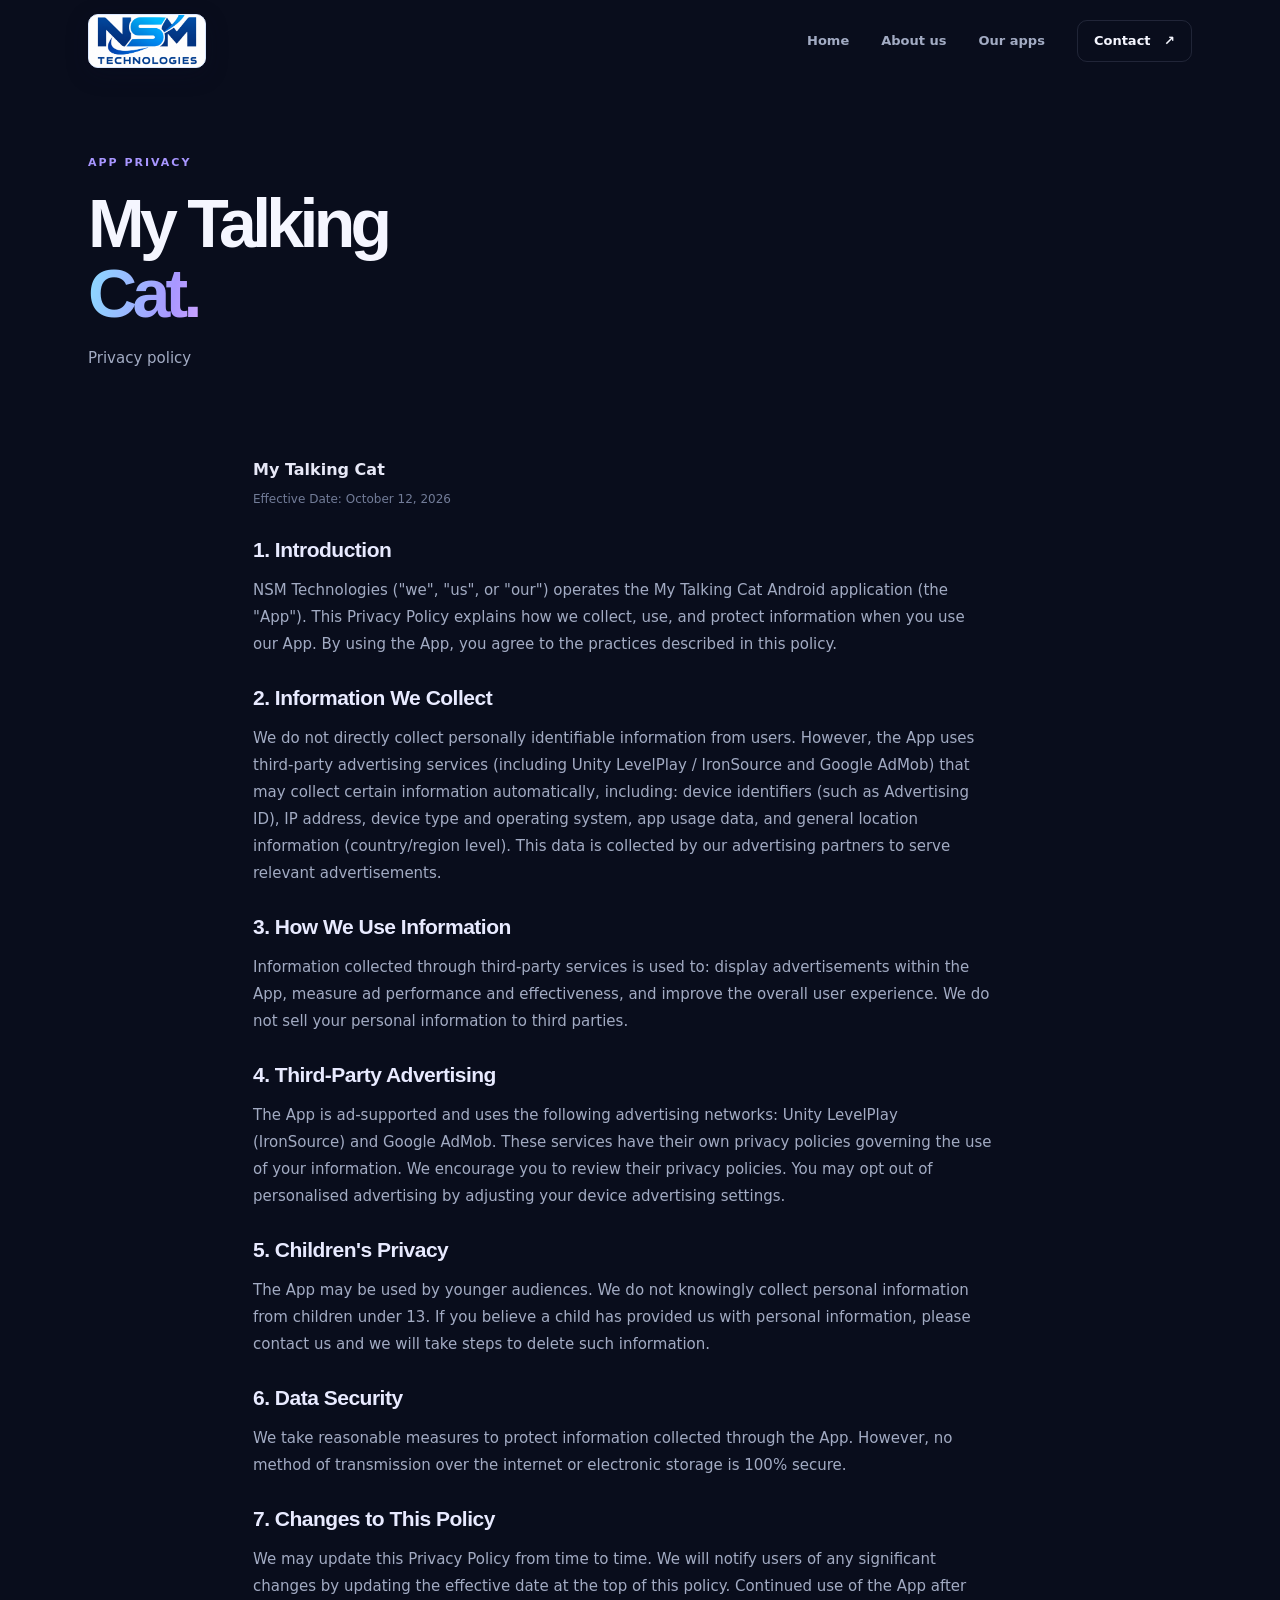
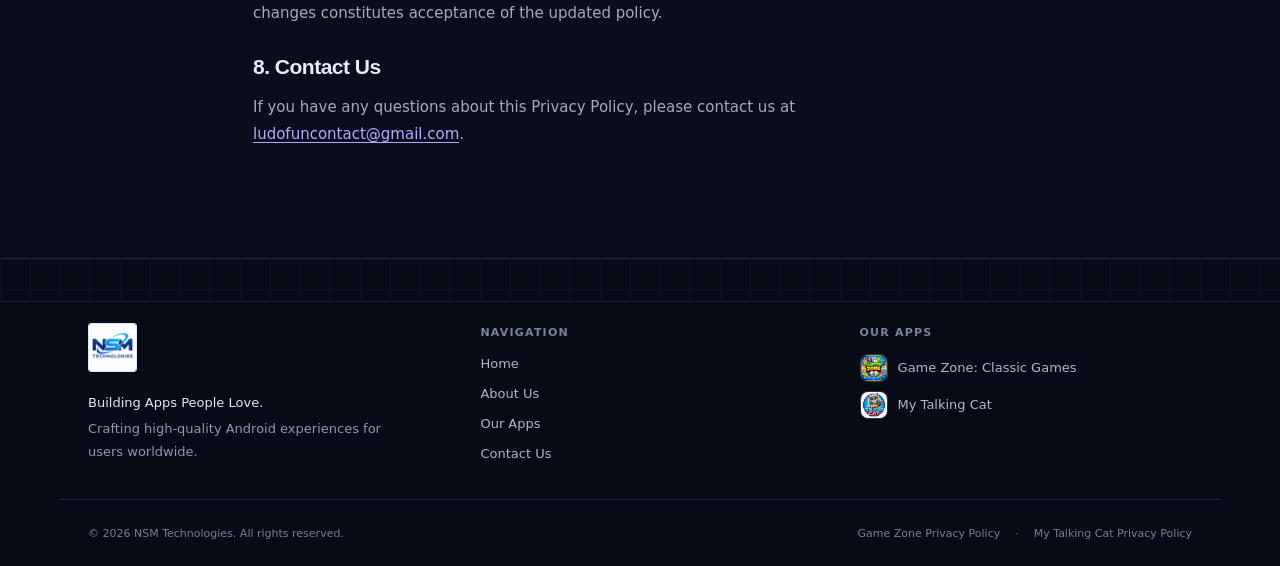
<file: public/privacy-my-talking-cat.html>
<!doctype html>
<html lang="en">
<head>
  <meta charset="utf-8"><meta name="viewport" content="width=device-width, initial-scale=1">
  <meta name="theme-color" content="#090d1c"><meta name="description" content="Privacy Policy for My Talking Cat by NSM Technologies.">
  <title>My Talking Cat privacy policy — NSM Technologies</title>
  <link rel="stylesheet" href="styles.css"><script src="script.js" defer></script>
</head>
<body>
  <header class="site-header">
    <a class="brand" href="index.html" aria-label="NSM Technologies home"><img class="brand-logo" src="images/nsm-technologies-logo.png" alt=""></a>
    <button class="menu-toggle" type="button" aria-label="Open navigation" aria-expanded="false" aria-controls="primary-nav"><span></span><span></span><span></span></button>
    <nav class="nav" id="primary-nav" aria-label="Main navigation"><a href="index.html">Home</a><a href="about.html">About us</a><a href="games.html">Our apps</a><a class="nav-cta" href="contact.html">Contact <span aria-hidden="true">↗</span></a></nav>
  </header>
  <main>
    <section class="page-hero policy-hero"><p class="eyebrow">APP PRIVACY</p><h1>My Talking<br><span class="text-gradient">Cat.</span></h1><p>Privacy policy</p></section>
    <section class="section policy-copy">
      <p class="policy-app-name">My Talking Cat</p>
      <p class="policy-date">Effective Date: October 12, 2026</p>
      <h2>1. Introduction</h2>
      <p>NSM Technologies ("we", "us", or "our") operates the My Talking Cat Android application (the "App"). This Privacy Policy explains how we collect, use, and protect information when you use our App. By using the App, you agree to the practices described in this policy.</p>
      <h2>2. Information We Collect</h2>
      <p>We do not directly collect personally identifiable information from users. However, the App uses third-party advertising services (including Unity LevelPlay / IronSource and Google AdMob) that may collect certain information automatically, including: device identifiers (such as Advertising ID), IP address, device type and operating system, app usage data, and general location information (country/region level). This data is collected by our advertising partners to serve relevant advertisements.</p>
      <h2>3. How We Use Information</h2>
      <p>Information collected through third-party services is used to: display advertisements within the App, measure ad performance and effectiveness, and improve the overall user experience. We do not sell your personal information to third parties.</p>
      <h2>4. Third-Party Advertising</h2>
      <p>The App is ad-supported and uses the following advertising networks: Unity LevelPlay (IronSource) and Google AdMob. These services have their own privacy policies governing the use of your information. We encourage you to review their privacy policies. You may opt out of personalised advertising by adjusting your device advertising settings.</p>
      <h2>5. Children's Privacy</h2>
      <p>The App may be used by younger audiences. We do not knowingly collect personal information from children under 13. If you believe a child has provided us with personal information, please contact us and we will take steps to delete such information.</p>
      <h2>6. Data Security</h2>
      <p>We take reasonable measures to protect information collected through the App. However, no method of transmission over the internet or electronic storage is 100% secure.</p>
      <h2>7. Changes to This Policy</h2>
      <p>We may update this Privacy Policy from time to time. We will notify users of any significant changes by updating the effective date at the top of this policy. Continued use of the App after changes constitutes acceptance of the updated policy.</p>
      <h2>8. Contact Us</h2>
      <p>If you have any questions about this Privacy Policy, please contact us at <a href="mailto:ludofuncontact@gmail.com">ludofuncontact@gmail.com</a>.</p>
    </section>
  </main>
  <footer class="footer">
    <div class="footer-main">
      <div class="footer-about">
        <a class="footer-logo-link" href="index.html" aria-label="NSM Technologies home"><img class="footer-logo" src="images/nsm-technologies-logo.png" alt="NSM Technologies"></a>
        <p class="footer-tagline">Building Apps People Love.</p><p class="footer-description">Crafting high-quality Android experiences for users worldwide.</p>
      </div>
      <nav class="footer-nav" aria-label="Footer navigation"><h2>Navigation</h2><a href="index.html">Home</a><a href="about.html">About Us</a><a href="games.html">Our Apps</a><a href="contact.html">Contact Us</a></nav>
      <div class="footer-apps"><h2>Our Apps</h2><a href="https://play.google.com/store/apps/details?id=com.ludo.ludofun" target="_blank" rel="noopener noreferrer"><img src="images/game-zone-classic-games.png" alt=""><span>Game Zone: Classic Games</span></a><a href="https://play.google.com/store/apps/details?id=com.mytalkingcat" target="_blank" rel="noopener noreferrer"><img src="images/my-talking-cat.png" alt=""><span>My Talking Cat</span></a></div>
    </div>
    <div class="footer-bottom"><small>© <span data-year></span> NSM Technologies. All rights reserved.</small><nav aria-label="App privacy policies"><a href="privacy-game-zone.html">Game Zone Privacy Policy</a><i aria-hidden="true">·</i><a href="privacy-my-talking-cat.html">My Talking Cat Privacy Policy</a></nav></div>
  </footer>
</body>
</html>
</file>
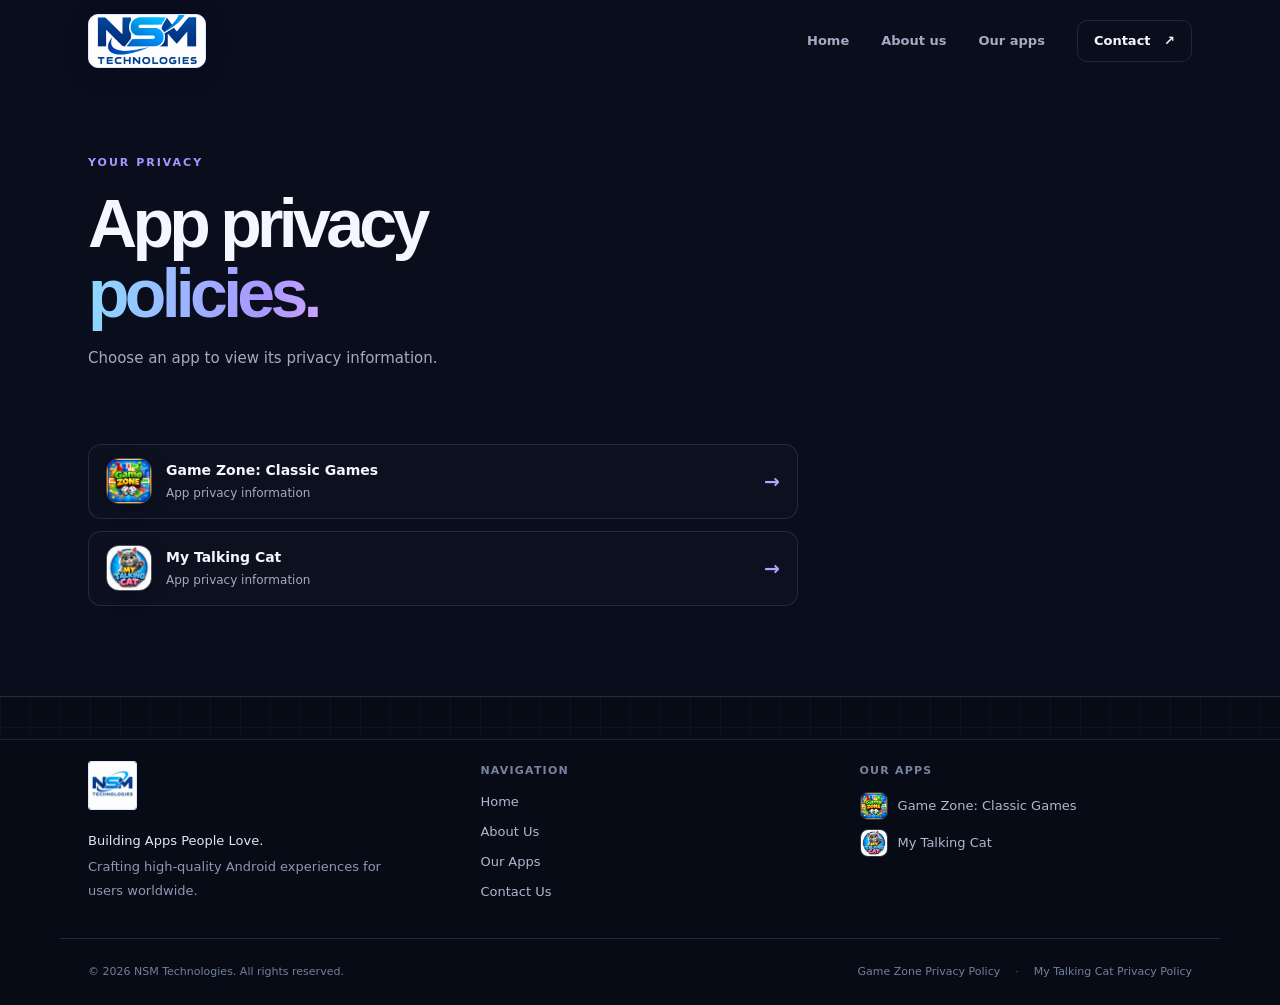
<file: public/privacy.html>
<!doctype html>
<html lang="en">
<head>
  <meta charset="utf-8"><meta name="viewport" content="width=device-width, initial-scale=1">
  <meta name="theme-color" content="#090d1c"><meta name="description" content="Privacy policy links for NSM Technologies Android apps.">
  <title>Privacy policies — NSM Technologies</title>
  <link rel="stylesheet" href="styles.css"><script src="script.js" defer></script>
</head>
<body>
  <header class="site-header">
    <a class="brand" href="index.html" aria-label="NSM Technologies home"><img class="brand-logo" src="images/nsm-technologies-logo.png" alt=""></a>
    <button class="menu-toggle" type="button" aria-label="Open navigation" aria-expanded="false" aria-controls="primary-nav"><span></span><span></span><span></span></button>
    <nav class="nav" id="primary-nav" aria-label="Main navigation"><a href="index.html">Home</a><a href="about.html">About us</a><a href="games.html">Our apps</a><a class="nav-cta" href="contact.html">Contact <span aria-hidden="true">↗</span></a></nav>
  </header>
  <main>
    <section class="page-hero policy-hero"><p class="eyebrow">YOUR PRIVACY</p><h1>App privacy<br><span class="text-gradient">policies.</span></h1><p>Choose an app to view its privacy information.</p></section>
    <section class="section policy-index">
      <div class="support-list">
        <a href="privacy-game-zone.html"><img class="mini-icon mini-game" src="images/game-zone-classic-games.png" alt=""><span><strong>Game Zone: Classic Games</strong><small>App privacy information</small></span><b aria-hidden="true">→</b></a>
        <a href="privacy-my-talking-cat.html"><img class="mini-icon mini-cat" src="images/my-talking-cat.png" alt=""><span><strong>My Talking Cat</strong><small>App privacy information</small></span><b aria-hidden="true">→</b></a>
      </div>
    </section>
  </main>
  <footer class="footer">
    <div class="footer-main">
      <div class="footer-about"><a class="footer-logo-link" href="index.html" aria-label="NSM Technologies home"><img class="footer-logo" src="images/nsm-technologies-logo.png" alt="NSM Technologies"></a><p class="footer-tagline">Building Apps People Love.</p><p class="footer-description">Crafting high-quality Android experiences for users worldwide.</p></div>
      <nav class="footer-nav" aria-label="Footer navigation"><h2>Navigation</h2><a href="index.html">Home</a><a href="about.html">About Us</a><a href="games.html">Our Apps</a><a href="contact.html">Contact Us</a></nav>
      <div class="footer-apps"><h2>Our Apps</h2><a href="https://play.google.com/store/apps/details?id=com.ludo.ludofun" target="_blank" rel="noopener noreferrer"><img src="images/game-zone-classic-games.png" alt=""><span>Game Zone: Classic Games</span></a><a href="https://play.google.com/store/apps/details?id=com.mytalkingcat" target="_blank" rel="noopener noreferrer"><img src="images/my-talking-cat.png" alt=""><span>My Talking Cat</span></a></div>
    </div>
    <div class="footer-bottom"><small>© <span data-year></span> NSM Technologies. All rights reserved.</small><nav aria-label="App privacy policies"><a href="privacy-game-zone.html">Game Zone Privacy Policy</a><i aria-hidden="true">·</i><a href="privacy-my-talking-cat.html">My Talking Cat Privacy Policy</a></nav></div>
  </footer>
</body>
</html>
</file>
<file: public/styles.css>
:root {
  color-scheme: dark;
  --bg: #090d1c;
  --panel: #10162a;
  --panel-light: #151d35;
  --ink: #f5f6ff;
  --muted: #a2abc3;
  --subtle: #727c98;
  --blue: #65c6ff;
  --purple: #a58bff;
  --line: rgba(202, 209, 255, .12);
  --max: 1160px;
  font-family: "DM Sans", Inter, ui-sans-serif, system-ui, -apple-system, BlinkMacSystemFont, "Segoe UI", sans-serif;
}

* { box-sizing: border-box; }
html { scroll-behavior: smooth; }
body { margin: 0; background: var(--bg); color: var(--ink); line-height: 1.6; }
a { color: inherit; text-decoration: none; }
button { font: inherit; }
.site-header { height: 82px; max-width: var(--max); margin: auto; padding: 0 28px; display: flex; align-items: center; justify-content: space-between; position: relative; z-index: 10; }
.brand { display: inline-flex; align-items: center; flex-shrink: 0; }
.brand-logo { display: block; width: 118px; height: 54px; border: 1px solid #d9e7ff; border-radius: 10px; background: #fff; object-fit: cover; object-position: center 53%; box-shadow: 0 6px 22px #0b102a45; }
.nav { display: flex; align-items: center; gap: 32px; color: var(--muted); font-size: 13px; font-weight: 600; }
.nav a { transition: color .2s ease, border-color .2s ease; }
.nav a:hover, .nav a.active { color: var(--ink); }
.nav-cta { padding: 10px 16px; border: 1px solid var(--line); border-radius: 10px; color: var(--ink) !important; }
.nav-cta:hover { border-color: #9682ff90; }
.nav-cta span, .button span { margin-left: 9px; }
.menu-toggle { display: none; width: 42px; height: 42px; border: 1px solid var(--line); border-radius: 11px; background: var(--panel); color: white; cursor: pointer; }
.menu-toggle span { display: block; width: 17px; height: 2px; background: currentColor; margin: 4px auto; border-radius: 2px; transition: transform .2s ease, opacity .2s ease; }
.menu-toggle.is-open span:first-child { transform: translateY(6px) rotate(45deg); }
.menu-toggle.is-open span:nth-child(2) { opacity: 0; }
.menu-toggle.is-open span:last-child { transform: translateY(-6px) rotate(-45deg); }

.hero { max-width: var(--max); margin: auto; padding: 75px 28px 88px; min-height: 575px; display: grid; grid-template-columns: 1.05fr .95fr; align-items: center; position: relative; overflow: hidden; }
.hero-content { position: relative; z-index: 2; }
.eyebrow { margin: 0 0 20px; color: #a896ff; font-size: 11px; letter-spacing: 2px; font-weight: 800; }
.eyebrow-line { display: inline-block; width: 20px; height: 1px; vertical-align: middle; margin: 0 9px 3px 0; background: var(--blue); }
.hero h1, .page-hero h1 { margin: 0; font-family: Manrope, "DM Sans", sans-serif; font-size: clamp(48px, 7vw, 79px); font-weight: 800; letter-spacing: -4.7px; line-height: 1.04; }
.hero h1 span { color: #a896ff; }
.hero-copy, .page-hero > p:not(.eyebrow) { max-width: 465px; margin: 22px 0 28px; color: var(--muted); font-size: 16px; line-height: 1.85; }
.hero-actions { display: flex; gap: 11px; flex-wrap: wrap; }
.button { min-height: 46px; padding: 12px 17px; border: 1px solid transparent; border-radius: 10px; display: inline-flex; align-items: center; justify-content: center; font-size: 12px; font-weight: 800; line-height: 1.35; transition: transform .2s ease, filter .2s ease, border-color .2s ease; }
.button:hover { transform: translateY(-2px); filter: brightness(1.08); }
.button-primary { background: linear-gradient(105deg, #83d9ff, #b3a0ff); color: #12152b; }
.button-ghost { border-color: var(--line); background: #ffffff05; }
.hero-note { margin-top: 37px; color: var(--muted); font-size: 12px; }
.hero-note span { margin-right: 8px; color: var(--blue); }
.hero-glow { position: absolute; width: 310px; height: 310px; right: 8%; top: 15%; border-radius: 50%; background: #7759fb; filter: blur(125px); opacity: .14; pointer-events: none; }
.hero-art { position: relative; height: 405px; display: grid; place-items: center; }
.art-orbit { position: absolute; border: 1px solid #a78dff2b; border-radius: 50%; }
.orbit-one { width: 300px; height: 300px; }
.orbit-two { width: 390px; height: 250px; transform: rotate(-34deg); }
.app-icon { display: block; flex: 0 0 auto; overflow: hidden; border: 1px solid #ffffff50; border-radius: 27px; object-fit: cover; box-shadow: 0 20px 60px #080b1950; transition: transform .35s ease, box-shadow .35s ease; }
.icon-hero { width: 136px; height: 136px; position: absolute; top: 73px; left: 15%; transform: rotate(-9deg); z-index: 2; animation: float-game 6s ease-in-out infinite; }
.icon-game { border-color: #fff; }
.icon-cat { border-color: #fff; }
.icon-hero-cat { width: 143px; height: 143px; position: absolute; right: 11%; bottom: 53px; transform: rotate(9deg); animation: float-cat 6.5s ease-in-out infinite; }
.art-chip { position: absolute; z-index: 3; padding: 8px 12px; border: 1px solid var(--line); border-radius: 8px; background: #141a30; color: #d7dcf1; font-size: 9px; font-weight: 800; letter-spacing: 1.15px; }
.chip-top { top: 41px; right: 12%; transform: rotate(6deg); }
.chip-bottom { bottom: 31px; left: 10%; transform: rotate(-6deg); }
.art-spark { position: absolute; color: var(--blue); }
.spark-a { top: 82px; right: 26%; font-size: 24px; }
.spark-b { bottom: 93px; left: 21%; color: #d3a2ff; font-size: 20px; }
.trust-strip { min-height: 69px; padding: 14px 24px; display: flex; align-items: center; justify-content: center; gap: 29px; border-top: 1px solid var(--line); border-bottom: 1px solid var(--line); color: #bbc3d9; font-size: 10px; font-weight: 800; letter-spacing: 1.6px; text-align: center; }
.trust-strip i { width: 4px; height: 4px; border-radius: 50%; background: #9a88ff; }

.section { max-width: var(--max); margin: auto; padding: 95px 28px; }
.section-heading { display: flex; align-items: end; justify-content: space-between; gap: 20px; margin-bottom: 34px; }
.section-heading .eyebrow { margin-bottom: 13px; }
.section h2, .about-band h2, .contact-cta h2 { margin: 0; font-family: Manrope, sans-serif; font-size: clamp(34px, 4.2vw, 49px); font-weight: 800; letter-spacing: -2.5px; line-height: 1.14; }
.text-gradient { background: linear-gradient(100deg, #8bdcff, #a997ff 75%, #cba3ff); -webkit-background-clip: text; background-clip: text; color: transparent; }
.text-link { display: inline-flex; gap: 10px; align-items: center; border-bottom: 1px solid #9883ff; padding-bottom: 6px; font-size: 12px; font-weight: 800; }
.text-link span { color: #a896ff; font-size: 17px; }
.app-grid { display: grid; grid-template-columns: repeat(2, minmax(0, 1fr)); gap: 21px; }
.app-card { overflow: hidden; border: 1px solid var(--line); border-radius: 18px; background: linear-gradient(150deg, #12192c, #0d1223); transition: transform .25s ease, border-color .25s ease; }
.app-card:hover { transform: translateY(-4px); border-color: #a58bff65; }
.app-card:hover .app-visual .app-icon { transform: scale(1.055) rotate(-2deg); box-shadow: 0 24px 54px #080b196b; }
.app-visual { min-height: 207px; position: relative; display: grid; place-items: center; overflow: hidden; }
.app-visual::before, .app-visual::after { position: absolute; content: ""; border: 1px solid #ffffff25; border-radius: 50%; }
.app-visual::before { width: 250px; height: 250px; }
.app-visual::after { width: 180px; height: 180px; }
.visual-game { background: radial-gradient(ellipse at 50% 46%, #596ad6, #253472 47%, #171b43); }
.visual-cat { background: radial-gradient(ellipse at 50% 46%, #9c76e2, #634ea7 48%, #282448); }
.app-visual .app-icon { width: 112px; height: 112px; border-radius: 29px; position: relative; z-index: 1; }
.visual-caption { position: absolute; bottom: 14px; left: 16px; z-index: 1; color: #ffffffbf; font-size: 9px; font-weight: 800; letter-spacing: 1.5px; }
.app-content { padding: 23px 23px 24px; }
.app-category { margin: 0 0 8px; color: #a896ff; font-size: 10px; letter-spacing: 1.7px; font-weight: 800; }
.app-content h2, .app-content h3 { margin: 0; font-family: Manrope, sans-serif; font-size: 20px; letter-spacing: -.7px; line-height: 1.3; }
.app-content > p:not(.app-category) { min-height: 62px; margin: 12px 0 18px; color: var(--muted); font-size: 14px; line-height: 1.75; }
.app-actions { display: flex; align-items: center; gap: 16px; flex-wrap: wrap; }
.app-actions .button { min-height: 42px; padding: 10px 13px; font-size: 11px; }
.policy-link { color: #c7cde0; font-size: 11px; font-weight: 700; }
.policy-link:hover { color: white; }
.policy-link span { margin-left: 4px; color: var(--purple); }
.about-band { border-top: 1px solid var(--line); border-bottom: 1px solid var(--line); background: radial-gradient(ellipse at 12% 52%, #392b7930, transparent 48%), #0c1120; }
.about-band-inner { max-width: var(--max); margin: auto; padding: 77px 28px; display: grid; grid-template-columns: 1.1fr .9fr; gap: 60px; align-items: center; }
.about-band .eyebrow { margin-bottom: 14px; }
.about-band h2 { font-size: clamp(32px, 4vw, 44px); }
.about-band-copy p { margin: 0 0 18px; color: var(--muted); font-size: 15px; line-height: 1.8; }
.contact-cta { position: relative; overflow: hidden; padding: 77px 24px 84px; text-align: center; background: linear-gradient(125deg, #242859, #443681 52%, #314579); }
.contact-cta .eyebrow { color: #c4c3ff; }
.contact-cta h2 { font-size: clamp(35px, 5vw, 52px); }
.contact-cta h2 span { color: #bdadff; }
.contact-cta > p:not(.eyebrow) { max-width: 490px; margin: 15px auto 24px; color: #d1d4e8; font-size: 14px; }
.button-light { background: #f5f3ff; color: #242448; }
.cta-orb { position: absolute; right: 10%; top: -50px; color: #ffffff0d; font-size: 230px; line-height: 1; pointer-events: none; }
.compact-cta { padding: 62px 24px; }
.compact-cta h2 { margin: auto auto 24px; }

.footer { position: relative; overflow: hidden; border-top: 1px solid #202a43; background: #070b16; }
.footer::before { position: absolute; inset: 0 0 auto; height: 42px; content: ""; border-bottom: 1px solid #182138; background-image: linear-gradient(#34405d21 1px, transparent 1px), linear-gradient(90deg, #34405d21 1px, transparent 1px); background-size: 30px 30px; pointer-events: none; }
.footer-main, .footer-bottom { position: relative; max-width: var(--max); margin: auto; padding-right: 28px; padding-left: 28px; }
.footer-main { padding-top: 64px; padding-bottom: 35px; display: grid; grid-template-columns: 1.25fr 1.2fr 1.25fr; gap: 60px; }
.footer-logo-link { display: inline-block; width: 49px; height: 49px; overflow: hidden; border: 1px solid #d9e7ff; border-radius: 3px; background: #fff; transition: transform .25s ease, box-shadow .25s ease; }
.footer-logo-link:hover { transform: translateY(-2px); box-shadow: 0 8px 24px #548dff33; }
.footer-logo { display: block; width: 100%; height: 100%; object-fit: cover; }
.footer-tagline { margin: 14px 0 3px; color: #e1e6f5; font-size: 13px; }
.footer-description { max-width: 300px; margin: 0; color: #8d98b2; font-size: 13px; line-height: 1.8; }
.footer-nav, .footer-apps { display: flex; flex-direction: column; align-items: flex-start; gap: 9px; }
.footer-nav h2, .footer-apps h2 { margin: 1px 0 4px; color: #77839f; font-size: 11px; font-weight: 800; letter-spacing: 1.2px; text-transform: uppercase; }
.footer-nav a, .footer-apps a { color: #aeb8ce; font-size: 13px; transition: color .2s ease; }
.footer-nav a:hover, .footer-apps a:hover, .footer-bottom a:hover { color: #fff; }
.footer-apps a { display: inline-flex; align-items: center; gap: 10px; }
.footer-apps a img { width: 28px; height: 28px; border: 1px solid #ffffff2b; border-radius: 8px; object-fit: cover; transition: transform .2s ease; }
.footer-apps a:hover img { transform: scale(1.1) rotate(-4deg); }
.footer-bottom { min-height: 67px; padding-top: 18px; padding-bottom: 18px; border-top: 1px solid #202a43; display: flex; align-items: center; justify-content: space-between; gap: 20px; }
.footer-bottom small, .footer-bottom nav { color: #71809c; font-size: 11px; }
.footer-bottom nav { display: flex; align-items: center; gap: 15px; }
.footer-bottom nav a { transition: color .2s ease; }
.footer-bottom nav i { color: #53607a; font-style: normal; }

.page-hero { max-width: var(--max); min-height: 302px; margin: auto; padding: 72px 28px 63px; position: relative; overflow: hidden; }
.page-hero .eyebrow { margin-bottom: 16px; }
.page-hero h1 { font-size: clamp(44px, 6vw, 68px); }
.page-hero > p:not(.eyebrow) { max-width: 550px; margin: 16px 0 0; font-size: 15px; }
.page-hero-orb { position: absolute; right: 13%; top: 63px; width: 123px; height: 123px; border: 1px solid #c4b6ff59; border-radius: 36px; display: grid; place-items: center; background: linear-gradient(145deg, #85d8ff32, #a28aff55); box-shadow: 0 20px 80px #8671ff18; transform: rotate(12deg); color: #d8d2ff; font-family: Manrope, sans-serif; font-size: 42px; font-weight: 800; }
.page-orb-game { font-size: 55px; }
.about-hero { min-height: 330px; border-top: 1px solid #202a43; border-bottom: 1px solid #202a43; display: flex; align-items: center; position: relative; overflow: hidden; background-color: #0b1020; background-image: linear-gradient(#34405d12 1px, transparent 1px), linear-gradient(90deg, #34405d12 1px, transparent 1px), radial-gradient(ellipse at 75% 0%, #6752cb18, transparent 54%); background-size: 44px 44px, 44px 44px, auto; }
.about-hero-inner { width: min(100% - 56px, var(--max)); margin: auto; padding: 47px 0 52px; }
.about-kicker { display: inline-flex; padding: 6px 12px; border: 1px solid #5caaff38; border-radius: 20px; background: #278cff13; color: #82c2ff; font-size: 12px; font-weight: 700; }
.about-hero h1 { margin: 20px 0 17px; font-family: Manrope, sans-serif; font-size: clamp(48px, 6vw, 72px); font-weight: 800; letter-spacing: -4px; line-height: 1.06; }
.about-hero-inner > p { max-width: 660px; margin: 0; color: var(--muted); font-size: 17px; line-height: 1.75; }
.about-mission { background: #0e1426; }
.about-mission-inner { max-width: var(--max); margin: auto; padding: 63px 28px; display: grid; grid-template-columns: 1.04fr .96fr; gap: 53px; align-items: center; }
.mission-copy .eyebrow { margin-bottom: 12px; }
.mission-copy h2, .about-services h2 { margin: 0 0 20px; font-family: Manrope, sans-serif; font-size: clamp(32px, 4vw, 42px); font-weight: 800; letter-spacing: -2px; line-height: 1.15; }
.mission-copy > p:not(.eyebrow) { max-width: 560px; margin: 0 0 15px; color: #aab4ca; font-size: 15px; line-height: 1.8; }
.mission-principles { padding: 20px 22px; border: 1px solid #283453; border-radius: 16px; background: #151c30; }
.mission-principles article { display: grid; grid-template-columns: 35px 1fr; gap: 12px; padding: 9px 0; align-items: start; }
.mission-principles article + article { margin-top: 4px; }
.mission-principles article > span { width: 32px; height: 32px; border-radius: 9px; display: grid; place-items: center; background: linear-gradient(145deg, #3887f5, #8247e8); color: #fff; font-size: 13px; font-weight: 800; }
.mission-principles h3, .service-grid h3 { margin: 1px 0 4px; color: #e7eaf5; font-size: 14px; font-weight: 800; }
.mission-principles p, .service-grid p { margin: 0; color: #8995af; font-size: 13px; line-height: 1.65; }
.founder-section { background: #090e1c; }
.founder-inner { max-width: var(--max); margin: auto; padding: 55px 28px 65px; }
.founder-inner > .eyebrow { margin-bottom: 20px; }
.founder-layout { display: grid; grid-template-columns: 1fr 1fr; gap: 40px; align-items: center; }
.founder-card { padding: 23px; border: 1px solid #292849; border-radius: 16px; background: radial-gradient(ellipse at 100% 0%, #5b4bba18, transparent 45%), #131827; box-shadow: 0 20px 60px #0002; }
.founder-identity { display: flex; align-items: center; gap: 15px; }
.founder-avatar-logo { width: 61px; height: 61px; flex: 0 0 auto; border: 1px solid #d9e7ff; border-radius: 12px; background: #fff; object-fit: cover; box-shadow: 0 8px 25px #6347df35; transition: transform .3s ease, box-shadow .3s ease; }
.founder-card:hover .founder-avatar-logo { transform: translateY(-2px); box-shadow: 0 11px 30px #6347df50; }
.founder-identity h2 { margin: 0; color: #f1f2fa; font-family: Manrope, sans-serif; font-size: 20px; font-weight: 800; letter-spacing: -.5px; }
.founder-identity p { margin: 3px 0 0; color: #9dbbff; font-size: 12px; font-weight: 700; }
.founder-company { display: block; margin-top: 3px; color: #8490aa; font-size: 11px; }
.founder-divider { height: 1px; margin: 20px 0 16px; background: #293047; }
.founder-highlights { display: grid; grid-template-columns: .75fr .95fr 1.45fr; gap: 8px; text-align: center; }
.founder-highlights div { display: grid; align-content: start; gap: 5px; }
.founder-highlights strong { color: #e5e8f4; font-family: Manrope, sans-serif; font-size: 13px; }
.founder-highlights span { color: #8792ab; font-size: 12px; line-height: 1.5; }
.founder-apps { display: flex; align-items: center; gap: 9px; margin-top: 19px; padding-top: 15px; border-top: 1px solid #252d45; color: #8792ab; font-size: 12px; }
.founder-apps > span { margin-right: 3px; }
.founder-apps img { display: block; width: 29px; height: 29px; border: 1px solid #fff4; border-radius: 8px; object-fit: cover; transition: transform .2s ease; }
.founder-apps a:hover img { transform: translateY(-2px) scale(1.08); }
.founder-bio p { margin: 0 0 15px; color: #aab4ca; font-size: 14px; line-height: 1.8; }
.founder-bio p:first-child { color: #e0e4f1; font-size: 15px; }
.founder-bio strong { color: #d5d0ff; font-weight: 700; }
.founder-bio .text-link { margin-top: 3px; }
.about-services { background: #0e1426; }
.about-services-inner { max-width: var(--max); margin: auto; padding: 52px 28px 68px; }
.about-services .eyebrow { margin-bottom: 7px; }
.about-services h2 { margin-bottom: 24px; }
.service-grid { display: grid; grid-template-columns: repeat(2, minmax(0, 1fr)); gap: 14px; }
.service-grid article { min-height: 102px; padding: 17px; border: 1px solid #202c48; border-radius: 13px; display: grid; grid-template-columns: 34px 1fr; gap: 12px; align-items: start; background: #151c30; transition: transform .2s ease, border-color .2s ease; }
.service-grid article:hover { transform: translateY(-3px); border-color: #7182d862; }
.service-icon { width: 32px; height: 32px; border: 1px solid #537cce54; border-radius: 9px; display: grid; place-items: center; background: #4269b329; color: #a4c8ff; font-size: 18px; }

.full-apps { padding-top: 18px; padding-bottom: 88px; }
.full-apps .app-visual { min-height: 235px; }
.apps-hero { min-height: 280px; padding-top: 59px; padding-bottom: 52px; border-top: 1px solid #202a43; border-bottom: 1px solid #202a43; background-color: #0b1020; background-image: linear-gradient(#34405d12 1px, transparent 1px), linear-gradient(90deg, #34405d12 1px, transparent 1px), radial-gradient(ellipse at 75% 0%, #6752cb18, transparent 54%); background-size: 44px 44px, 44px 44px, auto; }
.apps-hero .eyebrow { width: fit-content; margin-bottom: 13px; padding: 5px 11px; border: 1px solid #478bdf55; border-radius: 30px; background: #278cff13; color: #91c9ff; font-size: 11px; letter-spacing: .2px; }
.apps-hero h1 { font-size: clamp(48px, 6vw, 64px); letter-spacing: -3px; }
.apps-hero > p:not(.eyebrow) { max-width: 570px; margin-top: 13px; font-size: 16px; }
.apps-showcase { background: #0e1426; }
.apps-showcase-inner { max-width: var(--max); margin: auto; padding: 4px 28px 15px; }
.app-showcase { padding: 46px 0 40px; }
.app-showcase + .app-showcase { border-top: 1px solid var(--line); }
.showcase-intro { display: grid; grid-template-columns: 68px minmax(0, 1fr); gap: 18px; align-items: center; max-width: 850px; }
.showcase-icon { width: 68px; height: 68px; border: 1px solid #ffffff50; border-radius: 18px; object-fit: cover; box-shadow: 0 8px 30px #6f69ff30; transition: transform .25s ease, box-shadow .25s ease; }
.app-showcase:hover .showcase-icon { transform: translateY(-3px) rotate(-3deg); box-shadow: 0 12px 35px #6f69ff45; }
.showcase-copy { min-width: 0; }
.showcase-label { display: inline-block; margin-bottom: 7px; padding: 3px 10px; border: 1px solid #478bdf45; border-radius: 30px; background: #278cff12; color: #9ccfff; font-size: 11px; font-weight: 700; }
.app-showcase-cat .showcase-label { border-color: #9c6bff50; background: #9c6bff12; color: #c7a7ff; }
.showcase-copy h2 { margin: 0; font-family: Manrope, sans-serif; font-size: clamp(24px, 3vw, 30px); font-weight: 800; letter-spacing: -.8px; line-height: 1.25; }
.showcase-copy > p { max-width: 680px; margin: 8px 0 13px; color: var(--muted); font-size: 15px; line-height: 1.7; }
.showcase-actions { display: flex; align-items: center; flex-wrap: wrap; gap: 15px; }
.showcase-play { min-height: 42px; padding: 10px 15px; background: linear-gradient(105deg, #7449ef, #367df5); color: #fff; box-shadow: 0 6px 20px #6349ee30; }
.showcase-play .play-mark { margin-right: 8px; font-size: 13px; }
.showcase-policy { color: #939db6; font-size: 12px; transition: color .2s ease; }
.showcase-policy:hover { color: #c8baff; }
.showcase-features { margin: 29px 0 0; padding: 0; display: grid; grid-template-columns: repeat(3, minmax(0, 1fr)); gap: 11px; list-style: none; }
.showcase-features li { min-width: 0; min-height: 83px; padding: 14px; border: 1px solid #26314d; border-radius: 12px; display: grid; grid-template-columns: 15px minmax(0, 1fr); align-content: start; gap: 9px; background: #151c30; transition: border-color .2s ease, transform .2s ease; }
.showcase-features li:hover { transform: translateY(-2px); border-color: #7789dd73; }
.showcase-features li > span { width: 14px; height: 14px; border: 1.5px solid #4f9bff; border-radius: 50%; display: grid; place-items: center; color: #81baff; font-size: 9px; font-weight: 800; line-height: 1; }
.app-showcase-cat .showcase-features li > span { border-color: #a36aff; color: #c399ff; }
.showcase-features strong { display: block; margin: -2px 0 3px; color: #e8ebf6; font-size: 13px; line-height: 1.5; }
.showcase-features p { margin: 0; color: #9ba6c0; font-size: 12px; line-height: 1.6; }
.contact-page { max-width: var(--max); min-height: 525px; margin: auto; padding: 74px 28px 96px; display: grid; grid-template-columns: 1.05fr .95fr; align-items: center; gap: 75px; position: relative; overflow: hidden; }
.contact-page-glow { position: absolute; top: 18%; right: 6%; width: 340px; height: 340px; border-radius: 50%; background: #7658fa; filter: blur(140px); opacity: .12; pointer-events: none; }
.contact-page-copy, .contact-email-card { position: relative; z-index: 1; }
.contact-page-copy .eyebrow { margin-bottom: 18px; }
.contact-page-copy h1 { margin: 0; font-family: Manrope, sans-serif; font-size: clamp(46px, 6vw, 67px); font-weight: 800; letter-spacing: -4px; line-height: 1.08; }
.contact-page-copy > p:not(.eyebrow) { max-width: 430px; margin: 20px 0 24px; color: var(--muted); font-size: 16px; line-height: 1.8; }
.contact-email-card { padding: 31px; border: 1px solid #a996ff32; border-radius: 19px; background: radial-gradient(ellipse at 92% 0%, #7966e624, transparent 49%), linear-gradient(145deg, #131a30, #0d1222); box-shadow: 0 24px 75px #0002; }
.mail-icon { width: 52px; height: 52px; margin-bottom: 24px; border: 1px solid #9e8bff5a; border-radius: 15px; display: grid; place-items: center; background: linear-gradient(145deg, #79d5ff2a, #aa8aff38); }
.mail-icon span { width: 22px; height: 16px; position: relative; border: 1.5px solid #c7bdff; border-radius: 4px; }
.mail-icon span::after, .mail-icon span::before { width: 12px; height: 1.5px; position: absolute; top: 5px; content: ""; background: #c7bdff; }
.mail-icon span::before { left: 0; transform: rotate(34deg); transform-origin: left center; }
.mail-icon span::after { right: 0; transform: rotate(-34deg); transform-origin: right center; }
.contact-email-card .app-category { margin-bottom: 5px; }
.contact-email-card h2 { margin: 0; font-family: Manrope, sans-serif; font-size: 27px; letter-spacing: -.8px; }
.email-address { display: inline-block; margin-top: 6px; color: #a9a0ff; font-size: clamp(17px, 2vw, 21px); font-weight: 700; overflow-wrap: anywhere; transition: color .2s ease; }
.email-address:hover { color: #d4ccff; }
.contact-email-card > p:not(.app-category) { margin: 12px 0 18px; color: var(--muted); font-size: 14px; }
.contact-orb { border-radius: 50%; font-size: 44px; }
.policy-index { padding-top: 8px; padding-bottom: 90px; }
.support-list { max-width: 710px; display: grid; gap: 12px; }
.support-list > a { width: 100%; min-width: 0; min-height: 75px; padding: 13px 17px; border: 1px solid var(--line); border-radius: 13px; display: flex; align-items: center; gap: 14px; background: #ffffff04; transition: border-color .2s ease, background .2s ease; }
.support-list > a:hover { border-color: #9b86ff80; background: #a58bff0b; }
.mini-icon { width: 46px; height: 46px; border: 1px solid #ffffff45; border-radius: 13px; display: block; flex: 0 0 46px; object-fit: cover; box-shadow: 0 5px 18px #080b1938; transition: transform .25s ease; }
.support-list > a:hover .mini-icon { transform: scale(1.06) rotate(-3deg); }
.support-list > a > span:nth-child(2) { min-width: 0; display: grid; gap: 3px; }
.support-list strong { font-size: 14px; }
.support-list small { color: var(--muted); font-size: 12px; }
.support-list > a > b { margin-left: auto; color: #b3a4ff; font-size: 19px; }
.policy-index .draft-note { max-width: 710px; margin: 17px 0 0; color: #c9b978; font-size: 13px; line-height: 1.7; }
.policy-copy { max-width: 830px; padding-top: 20px; padding-bottom: 95px; }
.policy-copy h2 { margin: 28px 0 7px; color: #e8eaff; font-size: 21px; letter-spacing: -.5px; }
.policy-copy > p { max-width: 740px; color: var(--muted); font-size: 15px; line-height: 1.8; }
.policy-copy .policy-app-name { margin: 0 0 4px; color: #e7e8f7; font-size: 16px; font-weight: 700; }
.policy-copy .policy-date { margin: 0 0 27px; color: var(--subtle); font-size: 12px; }
.policy-copy a:not(.brand) { color: #b8a8ff; text-decoration: underline; text-underline-offset: 3px; }
.policy-hero { min-height: 250px; }

:focus-visible { outline: 2px solid #8fdbff; outline-offset: 4px; }
@media (min-width: 1450px) { .hero { min-height: 630px; } }
@media (max-width: 760px) {
  .site-header { height: 72px; padding: 0 20px; }
  .menu-toggle { display: block; }
  .nav { display: none; position: absolute; top: 63px; left: 14px; right: 14px; padding: 11px; flex-direction: column; align-items: stretch; gap: 3px; border: 1px solid var(--line); border-radius: 14px; background: #11172a; box-shadow: 0 18px 40px #0007; }
  .nav.open { display: flex; }
  .nav a { padding: 12px 13px; border-radius: 8px; }
  .nav a:hover, .nav a.active { background: #ffffff0a; }
  .nav-cta { border-color: transparent; }
  .hero { min-height: auto; padding: 55px 22px 53px; grid-template-columns: 1fr; }
  .hero h1 { font-size: clamp(48px, 12vw, 69px); letter-spacing: -3.5px; }
  .hero-copy { max-width: 430px; font-size: 15px; margin: 17px 0 23px; }
  .hero-note { margin-top: 24px; }
  .hero-art { height: 290px; margin-top: 15px; }
  .orbit-one { width: 225px; height: 225px; }
  .orbit-two { width: 290px; height: 185px; }
  .icon-hero { width: 105px; height: 105px; top: 46px; left: 17%; border-radius: 25px; }
  .icon-hero-cat { width: 109px; height: 109px; right: 15%; bottom: 34px; border-radius: 26px; }
  .chip-top { top: 20px; right: 9%; }
  .chip-bottom { bottom: 14px; left: 8%; }
  .trust-strip { min-height: 60px; gap: 11px; font-size: 8px; letter-spacing: .7px; }
  .trust-strip i { width: 3px; height: 3px; }
  .section { padding: 69px 22px; }
  .section-heading { align-items: start; }
  .section h2, .about-band h2 { font-size: clamp(32px, 8vw, 43px); }
  .desktop-link { display: none; }
  .app-grid { grid-template-columns: 1fr; gap: 15px; }
  .app-visual { min-height: 190px; }
  .app-content { padding: 21px; }
  .app-content > p:not(.app-category) { min-height: auto; }
  .about-band-inner { padding: 59px 22px; grid-template-columns: 1fr; gap: 20px; }
  .contact-cta { padding: 63px 20px 68px; }
  .cta-orb { right: -35px; top: -36px; font-size: 175px; }
  .footer-main, .footer-bottom { padding-right: 22px; padding-left: 22px; }
  .footer-main { padding-top: 57px; padding-bottom: 29px; grid-template-columns: 1fr 1fr; gap: 28px 23px; }
  .footer-about { grid-column: 1 / -1; }
  .footer-bottom { min-height: auto; align-items: flex-start; flex-direction: column; gap: 10px; }
  .footer-bottom nav { flex-wrap: wrap; gap: 9px; font-size: 10px; }
  .about-hero { min-height: 295px; }
  .about-hero-inner { width: calc(100% - 44px); padding: 42px 0; }
  .about-hero h1 { font-size: clamp(43px, 10.5vw, 60px); letter-spacing: -3px; }
  .about-hero-inner > p { max-width: 530px; font-size: 16px; }
  .about-mission-inner { padding: 48px 22px; grid-template-columns: 1fr; gap: 26px; }
  .mission-copy h2, .about-services h2 { font-size: clamp(32px, 8vw, 40px); }
  .mission-principles { padding: 15px 17px; }
  .founder-inner { padding: 43px 22px 48px; }
  .founder-layout { grid-template-columns: 1fr; gap: 23px; }
  .founder-card { padding: 19px; }
  .mission-copy > p:not(.eyebrow) { font-size: 14px; }
  .mission-principles h3, .service-grid h3 { font-size: 13px; }
  .mission-principles p, .service-grid p { font-size: 12px; }
  .founder-bio p { font-size: 13px; }
  .founder-bio p:first-child { font-size: 14px; }
  .about-services-inner { padding: 45px 22px 55px; }
  .page-hero { min-height: 245px; padding: 59px 22px 53px; }
  .page-hero h1 { max-width: 80%; font-size: clamp(43px, 10vw, 60px); letter-spacing: -3px; }
  .page-hero > p:not(.eyebrow) { max-width: 88%; font-size: 14px; }
  .page-hero-orb { right: 5%; top: 65px; width: 80px; height: 80px; border-radius: 25px; font-size: 30px; }
  .apps-hero { min-height: 230px; padding-top: 48px; padding-bottom: 38px; }
  .apps-hero h1 { max-width: 100%; font-size: clamp(43px, 10vw, 58px); }
  .apps-hero > p:not(.eyebrow) { max-width: 100%; margin-top: 10px; }
  .apps-showcase-inner { padding: 0 22px 7px; }
  .app-showcase { padding: 34px 0 31px; }
  .showcase-intro { grid-template-columns: 58px minmax(0, 1fr); gap: 14px; align-items: start; }
  .showcase-icon { width: 58px; height: 58px; border-radius: 15px; margin-top: 19px; }
  .showcase-copy h2 { font-size: clamp(22px, 5.5vw, 27px); }
  .showcase-copy > p { font-size: 14px; }
  .showcase-features { grid-template-columns: repeat(2, minmax(0, 1fr)); gap: 9px; margin-top: 22px; }
  .showcase-features li { min-height: 80px; padding: 12px; }
  .service-grid { grid-template-columns: 1fr; gap: 10px; }
  .service-grid article { min-height: 88px; }
  .full-apps { padding-top: 8px; padding-bottom: 68px; }
  .full-apps .app-visual { min-height: 205px; }
  .contact-page { min-height: auto; padding: 57px 22px 70px; grid-template-columns: 1fr; gap: 35px; }
  .contact-page-copy h1 { font-size: clamp(43px, 11vw, 59px); letter-spacing: -3px; }
  .contact-email-card { padding: 24px; }
  .policy-index { padding-top: 0; padding-bottom: 65px; }
  .policy-copy { padding-top: 7px; padding-bottom: 70px; }
}
@media (max-width: 420px) {
  .hero-actions .button { min-height: 43px; padding: 11px 13px; font-size: 11px; }
  .app-actions { gap: 12px; }
  .app-actions .button { width: 100%; }
  .showcase-intro { grid-template-columns: 1fr; gap: 13px; }
  .showcase-icon { width: 62px; height: 62px; margin-top: 0; }
  .showcase-features { grid-template-columns: 1fr; }
  .showcase-features li { min-height: 0; }
  .showcase-actions { gap: 11px; }
  .showcase-play { width: 100%; }
  .app-visual { min-height: 170px; }
  .trust-strip { gap: 7px; font-size: 7px; letter-spacing: .35px; }
  .footer-main { grid-template-columns: 1fr; gap: 24px; }
  .footer-about { grid-column: auto; }
  .footer-bottom nav { font-size: 10px; }
}
@keyframes float-game {
  0%, 100% { transform: translateY(0) rotate(-9deg); }
  50% { transform: translateY(-11px) rotate(-5deg); }
}
@keyframes float-cat {
  0%, 100% { transform: translateY(0) rotate(9deg); }
  50% { transform: translateY(10px) rotate(5deg); }
}
@media (prefers-reduced-motion: reduce) {
  *, *::before, *::after { scroll-behavior: auto !important; transition-duration: .01ms !important; animation-duration: .01ms !important; animation-iteration-count: 1 !important; }
}
</file>
